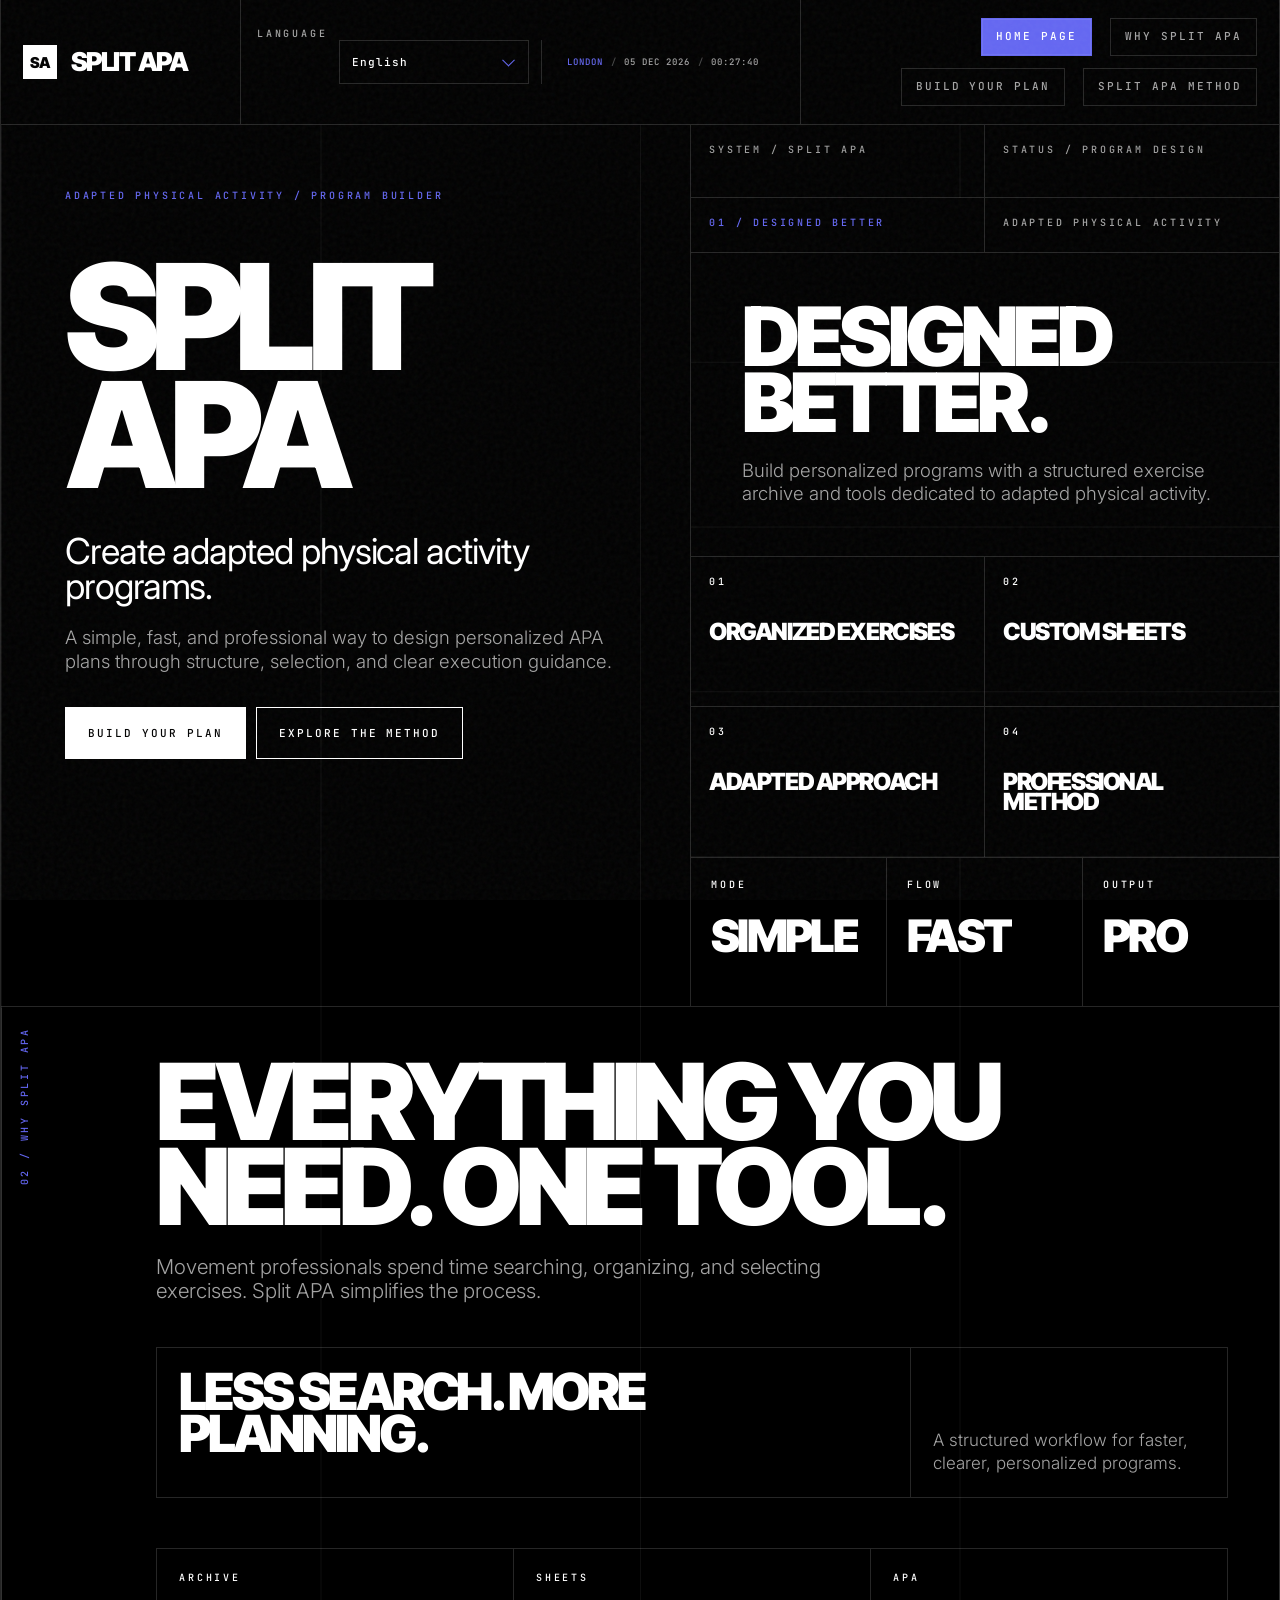
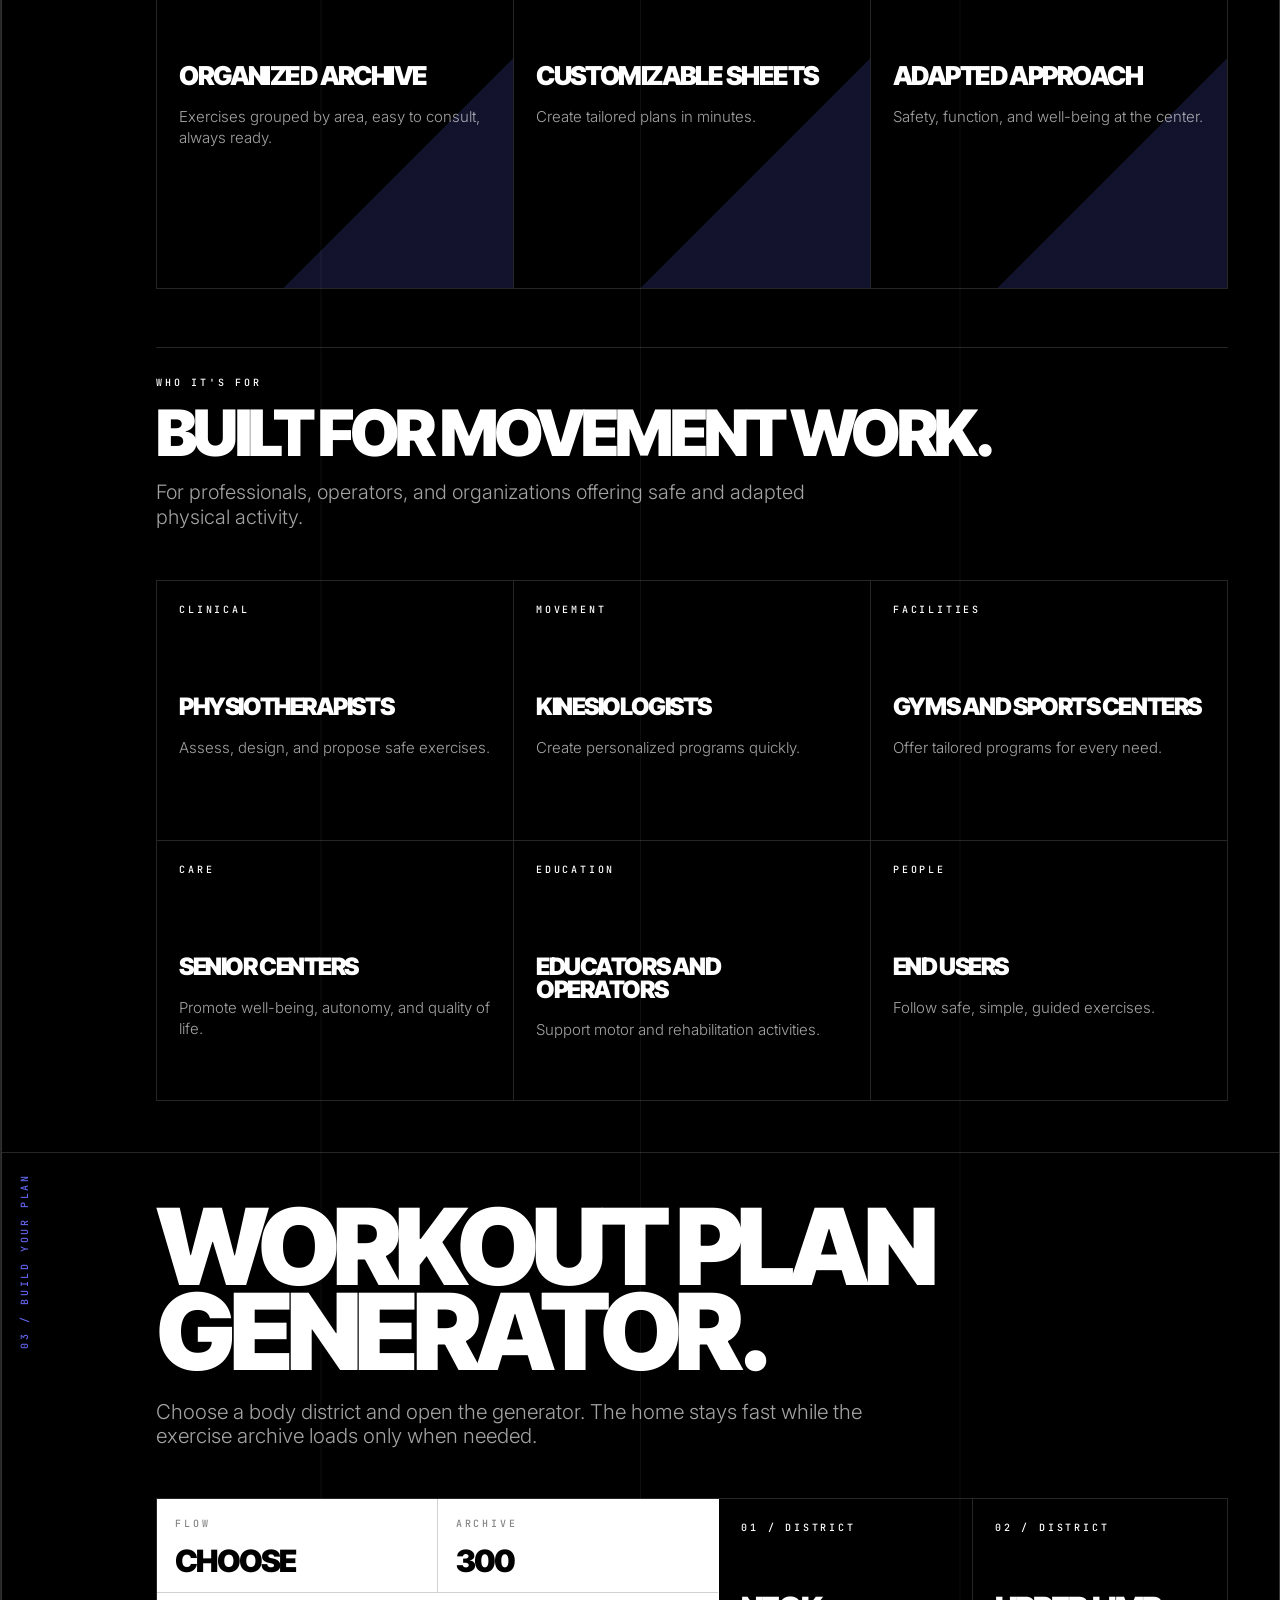
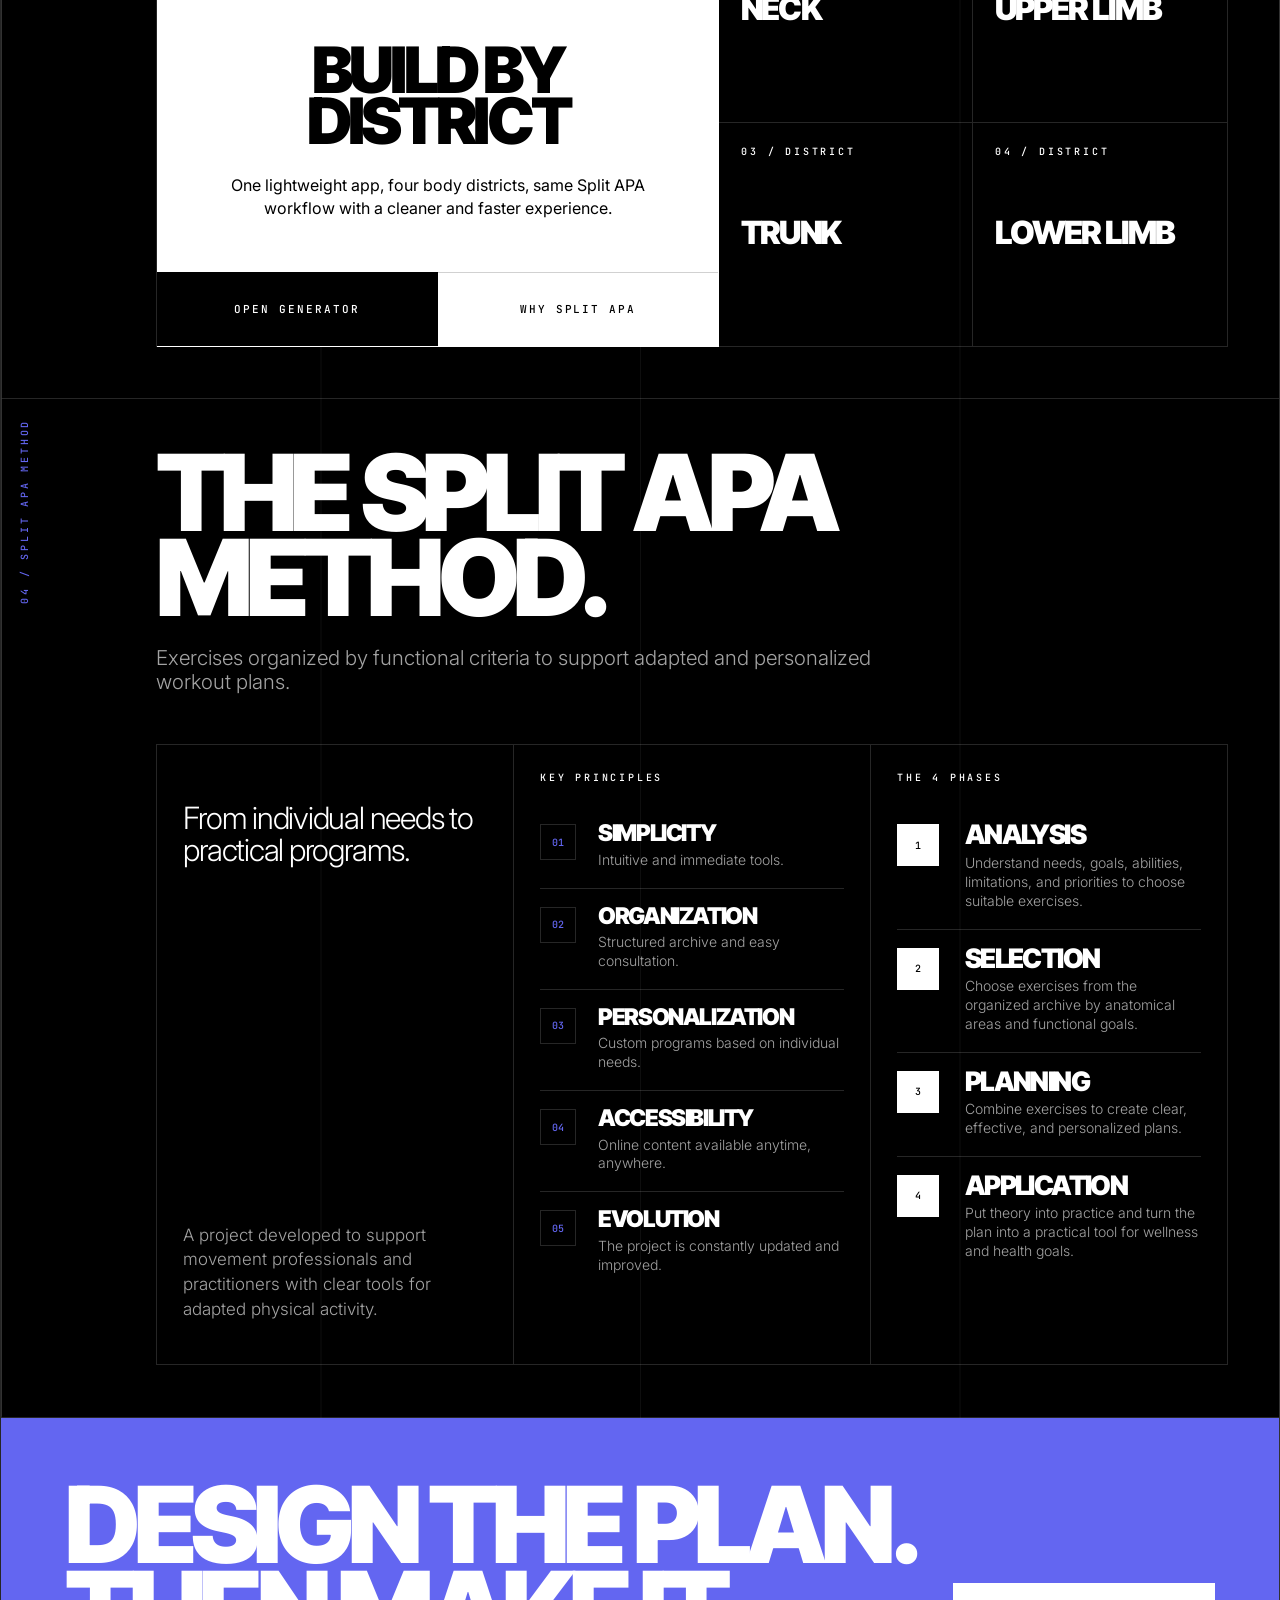
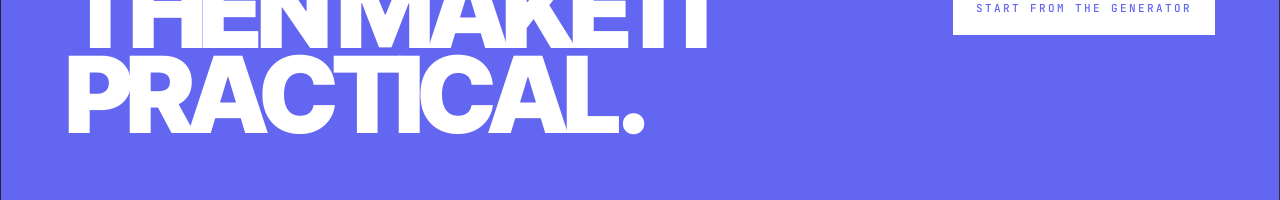
<file: index.html>
<!doctype html>
<html lang="en" data-i18n-title="home.pageTitle">
<head>
  <meta charset="utf-8">
  <meta name="viewport" content="width=device-width, initial-scale=1">
  <title>Split APA</title>
  <style>
    @import url("https://fonts.googleapis.com/css2?family=Inter:wght@300;400;500;900&family=Inter+Tight:wght@900&family=JetBrains+Mono:wght@500&display=swap");

    :root {
      --bg: #000000;
      --fg: #ffffff;
      --accent: #6366f1;
      --hairline: rgba(255, 255, 255, 0.15);
      --muted: rgba(255, 255, 255, 0.64);
      --dim: rgba(255, 255, 255, 0.42);
      --panel: rgba(255, 255, 255, 0.045);
      --accent-soft: rgba(99, 102, 241, 0.18);
      --focus-ring: 0 0 0 3px rgba(99, 102, 241, 0.2);
    }

    * {
      box-sizing: border-box;
    }

    html {
      width: 100%;
      max-width: 100%;
      overflow-x: clip;
      scroll-behavior: smooth;
      background: var(--bg);
    }

    body {
      margin: 0;
      width: 100%;
      max-width: 100%;
      min-height: 100vh;
      overflow-x: clip;
      background: var(--bg);
      color: var(--fg);
      font-family: "Inter", system-ui, -apple-system, BlinkMacSystemFont, "Segoe UI", sans-serif;
      font-weight: 300;
    }

    body::before {
      content: "";
      position: fixed;
      inset: 0;
      z-index: 100;
      pointer-events: none;
      opacity: 0.05;
      background-image: url("data:image/svg+xml,%3Csvg viewBox='0 0 256 256' xmlns='http://www.w3.org/2000/svg'%3E%3Cfilter id='noise'%3E%3CfeTurbulence type='fractalNoise' baseFrequency='0.82' numOctaves='4' stitchTiles='stitch'/%3E%3C/filter%3E%3Crect width='256' height='256' filter='url(%23noise)' opacity='1'/%3E%3C/svg%3E");
      mix-blend-mode: screen;
    }

    a,
    button {
      color: inherit;
      font: inherit;
    }

    a {
      text-decoration: none;
    }

    button {
      appearance: none;
      cursor: pointer;
    }

    button,
    a {
      -webkit-tap-highlight-color: transparent;
    }

    button:focus-visible,
    a:focus-visible {
      outline: 0;
    }

    button:active,
    .button:active {
      transform: translateY(1px);
    }

    ::selection {
      background: var(--accent);
      color: var(--fg);
    }

    .page {
      width: min(100%, 1840px);
      max-width: 100%;
      margin: 0 auto;
      overflow: visible;
      min-height: 100vh;
      border-left: 0.5px solid var(--hairline);
      border-right: 0.5px solid var(--hairline);
      background:
        linear-gradient(90deg, rgba(255, 255, 255, 0.055) 0.5px, transparent 0.5px) 0 0 / 25% 100%,
        var(--bg);
    }

    .mono,
    .nav button,
    .eyebrow,
    .tag,
    .meta,
    .button,
    .section-index,
    .field-label,
    .phase-number,
    .principle-code,
    .small-label {
      font-family: "JetBrains Mono", ui-monospace, "SFMono-Regular", monospace;
      font-size: 10px;
      font-weight: 500;
      letter-spacing: 0.28em;
      text-transform: uppercase;
      overflow-wrap: anywhere;
    }

    .masthead {
      display: grid;
      grid-template-columns: minmax(0, 240px) minmax(500px, 560px) minmax(0, 1fr);
      min-height: 74px;
      border-bottom: 0.5px solid var(--hairline);
      background: var(--bg);
    }

    .smart-header {
      position: sticky;
      z-index: 90;
      top: 0;
      will-change: transform;
      transition: transform 260ms ease, box-shadow 260ms ease;
    }

    .smart-header.is-hidden {
      transform: translateY(calc(-100% - 1px));
    }

    .smart-header:not(.is-hidden) {
      box-shadow: 0 10px 30px rgba(0, 0, 0, 0.18);
    }

    section {
      scroll-margin-top: 74px;
    }

    .masthead,
    .brand,
    .nav,
    .hero,
    .hero-copy,
    .hero-visual,
    .section,
    .section-body,
    .generator,
    .generator-panel,
    .generator-map,
    .value-grid,
    .solution-grid,
    .audience-grid,
    .method-grid,
    .method-col,
    .cta {
      min-width: 0;
    }

    .panel-top,
    .panel-main,
    .panel-actions,
    .field,
    .map-item,
    .value-card,
    .solution-card,
    .audience-card,
    .cta > * {
      min-width: 0;
    }

    .brand,
    .header-language,
    .nav {
      display: flex;
      align-items: center;
      padding: 18px 22px;
    }

    .brand {
      gap: 14px;
      border: 0;
      border-right: 0.5px solid var(--hairline);
      background: transparent;
      color: inherit;
      text-align: left;
      transition: background 220ms ease, color 220ms ease;
    }

    .header-language {
      display: grid;
      grid-template-columns: auto minmax(150px, 190px) minmax(220px, 1fr);
      gap: 12px;
      align-items: center;
      padding: 12px 16px;
      border-right: 0.5px solid var(--hairline);
    }

    .header-language > .small-label {
      align-self: start;
      margin-top: 15px;
      color: var(--muted);
      white-space: nowrap;
    }

    .world-clock {
      display: grid;
      min-width: 0;
      min-height: 44px;
      place-items: center;
      padding: 0 8px;
      border-left: 0.5px solid var(--hairline);
      overflow: hidden;
      color: var(--muted);
      font-family: "JetBrains Mono", ui-monospace, "SFMono-Regular", monospace;
      font-size: 9px;
      font-weight: 500;
      letter-spacing: 0.12em;
      line-height: 1.35;
      text-align: center;
      text-transform: uppercase;
      white-space: nowrap;
    }

    .world-clock-track {
      display: grid;
      min-width: 0;
      grid-template-columns: auto auto auto auto auto;
      gap: 7px;
      align-items: center;
      justify-content: center;
      transition: opacity 180ms ease, transform 180ms ease;
    }

    .world-clock.is-switching .world-clock-track {
      opacity: 0;
      transform: translateY(-6px);
    }

    .world-clock-city {
      color: var(--accent);
    }

    .world-clock-separator {
      color: rgba(255, 255, 255, 0.28);
    }

    .flow-select {
      min-width: 0;
    }

    .flow-select-trigger {
      position: relative;
      display: block;
      width: 100%;
      min-height: 44px;
      padding: 0 40px 0 12px;
      border: 0.5px solid var(--hairline);
      border-radius: 0;
      background: var(--bg);
      color: var(--fg);
      font-family: "JetBrains Mono", ui-monospace, "SFMono-Regular", monospace;
      font-size: 11px;
      font-weight: 500;
      letter-spacing: 0.08em;
      text-align: left;
      white-space: nowrap;
      overflow: hidden;
      text-overflow: clip;
      transition: border-color 220ms ease, background 220ms ease, box-shadow 220ms ease, color 220ms ease;
    }

    .flow-select-trigger::after {
      content: "";
      position: absolute;
      top: 50%;
      right: 15px;
      width: 8px;
      height: 8px;
      border-right: 1.5px solid var(--accent);
      border-bottom: 1.5px solid var(--accent);
      transform: translateY(-70%) rotate(45deg);
      transition: transform 220ms ease;
    }

    .flow-select-trigger:hover,
    .flow-select-trigger:focus-visible,
    .flow-select.open .flow-select-trigger {
      border-color: var(--accent);
      outline: 0;
      background: #0b0b0b;
      box-shadow: var(--focus-ring);
    }

    .flow-select.open .flow-select-trigger::after {
      transform: translateY(-30%) rotate(225deg);
    }

    .flow-select-menu {
      position: relative;
      z-index: 1;
      width: 100%;
      max-height: 0;
      margin-top: 0;
      overflow: hidden;
      visibility: hidden;
      border: 0 solid var(--hairline);
      background: var(--bg);
      opacity: 0;
      pointer-events: none;
      transform: translateY(-6px);
      transition: max-height 260ms ease, margin-top 260ms ease, opacity 180ms ease, transform 220ms ease, visibility 0s linear 260ms;
    }

    .flow-select.open .flow-select-menu {
      max-height: 310px;
      margin-top: 8px;
      overflow-y: auto;
      visibility: visible;
      border-width: 0.5px;
      opacity: 1;
      pointer-events: auto;
      transform: translateY(0);
      transition-delay: 0s;
    }

    .flow-select-option {
      display: grid;
      grid-template-columns: minmax(0, 1fr) auto;
      width: 100%;
      min-height: 44px;
      align-items: center;
      gap: 10px;
      padding: 11px 12px;
      border: 0;
      border-bottom: 0.5px solid var(--hairline);
      border-radius: 0;
      background: var(--bg);
      color: var(--fg);
      font-family: "JetBrains Mono", ui-monospace, "SFMono-Regular", monospace;
      font-size: 10px;
      font-weight: 500;
      letter-spacing: 0.08em;
      line-height: 1.35;
      text-align: left;
      transition: background 220ms ease, box-shadow 220ms ease, color 220ms ease;
    }

    .flow-select-option:last-child {
      border-bottom: 0;
    }

    .flow-select-option.active {
      background: var(--accent);
    }

    .flow-select-option.active::after {
      content: attr(data-selected-label);
      font-size: 7px;
      letter-spacing: 0.2em;
    }

    .language-select .flow-select-option {
      grid-template-columns: minmax(0, 1fr);
    }

    .language-select .flow-select-option.active::after {
      display: none;
      content: none;
    }

    .flow-select-option:hover,
    .flow-select-option:focus-visible {
      outline: 0;
      background: var(--accent-soft);
      box-shadow: inset 3px 0 0 var(--accent);
    }

    .flow-select-option.active:hover,
    .flow-select-option.active:focus-visible {
      background: var(--accent);
    }

    .brand-mark {
      display: grid;
      width: 34px;
      height: 34px;
      place-items: center;
      border: 0.5px solid var(--fg);
      background: var(--fg);
      color: var(--bg);
      font-family: "Inter Tight", "Inter", sans-serif;
      font-size: 15px;
      font-weight: 900;
      letter-spacing: -0.06em;
      line-height: 1;
      transition: background 220ms ease, border-color 220ms ease, color 220ms ease;
    }

    .brand-name {
      font-family: "Inter Tight", "Inter", sans-serif;
      font-size: 26px;
      font-weight: 900;
      letter-spacing: -0.06em;
      line-height: 0.82;
      text-transform: uppercase;
      overflow-wrap: anywhere;
    }

    .nav {
      gap: 12px 18px;
      flex-wrap: wrap;
      justify-content: flex-end;
    }

    .nav button {
      display: inline-flex;
      align-items: center;
      min-height: 38px;
      padding: 0 14px;
      border: 0.5px solid var(--hairline);
      border-radius: 0;
      background: transparent;
      color: var(--muted);
      font-size: 11px;
      letter-spacing: 0.18em;
      line-height: 1.25;
      text-align: left;
      transition: background 220ms ease, border-color 220ms ease, box-shadow 220ms ease, color 220ms ease, transform 120ms ease;
    }

    .brand:hover,
    .brand:focus-visible {
      background: var(--accent-soft);
    }

    .brand:hover .brand-mark,
    .brand:focus-visible .brand-mark {
      border-color: var(--accent);
      background: var(--accent);
      color: var(--fg);
    }

    .nav button:hover,
    .nav button:focus-visible {
      border-color: var(--accent);
      background: var(--accent-soft);
      color: var(--fg);
      box-shadow: var(--focus-ring);
    }

    .nav button.active {
      border-color: var(--accent);
      background: var(--accent);
      color: var(--fg);
      box-shadow: inset 0 0 0 0.5px rgba(255, 255, 255, 0.16);
    }

    .hero {
      display: grid;
      grid-template-columns: minmax(0, 1.08fr) minmax(0, 0.92fr);
      min-height: calc(100vh - 74px);
      border-bottom: 0.5px solid var(--hairline);
    }

    .hero-copy {
      display: grid;
      align-content: space-between;
      min-height: 100%;
      padding: clamp(30px, 5vw, 72px);
      border-right: 0.5px solid var(--hairline);
    }

    .eyebrow {
      color: var(--accent);
    }

    h1,
    h2,
    h3,
      .display,
      .metric-value,
      .phase-title,
      .principle-title {
      margin: 0;
      font-family: "Inter Tight", "Inter", sans-serif;
      font-weight: 900;
      letter-spacing: -0.06em;
      line-height: 0.8;
      text-transform: uppercase;
      overflow-wrap: normal;
      word-break: normal;
      hyphens: manual;
    }

    h1 {
      max-width: 1000px;
      margin-top: 56px;
      font-size: clamp(68px, 11.5vw, 164px);
    }

    .hero-statement {
      max-width: 780px;
      margin: 40px 0 0;
      font-size: clamp(22px, 2.8vw, 38px);
      font-weight: 400;
      letter-spacing: -0.03em;
      line-height: 0.98;
    }

    .hero-substatement {
      max-width: 640px;
      margin: 22px 0 0;
      color: var(--muted);
      font-size: clamp(16px, 1.45vw, 22px);
      line-height: 1.28;
    }

    .hero-actions {
      display: flex;
      flex-wrap: wrap;
      gap: 10px;
      margin-top: 34px;
    }

    .button {
      display: inline-flex;
      align-items: center;
      justify-content: center;
      max-width: 100%;
      min-height: 52px;
      padding: 0 22px;
      border: 0.5px solid var(--fg);
      border-radius: 0;
      background: transparent;
      color: var(--fg);
      font-size: 11px;
      letter-spacing: 0.18em;
      line-height: 1.2;
      text-align: center;
      white-space: normal;
      transition: background 220ms ease, border-color 220ms ease, box-shadow 220ms ease, color 220ms ease, transform 120ms ease;
    }

    .button.primary {
      background: var(--fg);
      color: var(--bg);
    }

    .button:hover,
    .button.primary:hover,
    .button:focus-visible,
    .button.primary:focus-visible {
      border-color: var(--accent);
      background: var(--accent);
      color: var(--fg);
      box-shadow: var(--focus-ring);
    }

    .hero-visual {
      display: grid;
      grid-template-rows: auto 1fr auto;
      min-height: 100%;
    }

    .hero-meta {
      display: grid;
      grid-template-columns: 1fr 1fr;
      border-bottom: 0.5px solid var(--hairline);
    }

    .meta {
      min-height: 72px;
      padding: 18px;
      color: var(--muted);
      border-right: 0.5px solid var(--hairline);
    }

    .meta:last-child {
      border-right: 0;
    }

    .hero-signal {
      display: grid;
      min-width: 0;
      grid-template-rows: auto 1fr auto;
      min-height: 520px;
      border-bottom: 0.5px solid var(--hairline);
      background:
        linear-gradient(90deg, rgba(255, 255, 255, 0.06) 0.5px, transparent 0.5px) 0 0 / 50% 100%,
        linear-gradient(0deg, rgba(255, 255, 255, 0.05) 0.5px, transparent 0.5px) 0 0 / 100% 25%,
        var(--bg);
    }

    .signal-strip {
      display: grid;
      min-width: 0;
      grid-template-columns: 1fr 1fr;
      border-bottom: 0.5px solid var(--hairline);
    }

    .signal-strip span,
    .signal-footer span {
      min-height: 54px;
      padding: 18px;
      color: var(--muted);
      border-right: 0.5px solid var(--hairline);
    }

    .signal-strip span:last-child,
    .signal-footer span:last-child {
      border-right: 0;
    }

    .signal-strip .signal-index {
      color: var(--accent);
    }

    .hero-designed-main {
      display: flex;
      min-width: 0;
      flex-direction: column;
      justify-content: center;
      padding: clamp(28px, 4vw, 54px);
    }

    .hero-designed-title {
      max-width: 680px;
      font-size: clamp(52px, 6.4vw, 100px);
    }

    html[lang="it"] .hero-designed-title {
      font-size: clamp(50px, 6vw, 94px);
    }

    .hero-designed-copy {
      max-width: 520px;
      margin: 24px 0 0;
      color: var(--muted);
      font-size: clamp(16px, 1.45vw, 21px);
      line-height: 1.24;
    }

    .hero-value-grid {
      display: grid;
      min-width: 0;
      grid-template-columns: repeat(2, minmax(0, 1fr));
      border-top: 0.5px solid var(--hairline);
    }

    .hero-value-card {
      min-width: 0;
      min-height: 150px;
      padding: 18px;
      border-right: 0.5px solid var(--hairline);
      border-bottom: 0.5px solid var(--hairline);
      transition: background 220ms ease, border-color 220ms ease, box-shadow 220ms ease;
    }

    .hero-value-card:nth-child(2n) {
      border-right: 0;
    }

    .hero-value-card:nth-last-child(-n + 2) {
      border-bottom: 0;
    }

    .hero-value-card:hover {
      background: var(--accent-soft);
      box-shadow: inset 3px 0 0 var(--accent);
    }

    .hero-value-title {
      margin-top: 34px;
      font-family: "Inter Tight", "Inter", sans-serif;
      font-size: clamp(21px, 1.85vw, 32px);
      font-weight: 900;
      letter-spacing: -0.06em;
      line-height: 0.84;
      text-transform: uppercase;
      overflow-wrap: anywhere;
    }

    .metrics {
      display: grid;
      grid-template-columns: repeat(3, minmax(0, 1fr));
      min-height: 148px;
    }

    .metric {
      padding: 20px;
      border-right: 0.5px solid var(--hairline);
    }

    .metric:last-child {
      border-right: 0;
    }

    .metric-value {
      margin-top: 28px;
      font-size: clamp(36px, 3.5vw, 64px);
    }

    .metric-value,
    .hero-value-title,
    .field-value,
    .map-title,
    .value-title,
    .solution-title,
    .audience-title,
    .problem-main,
    .mission-text,
    .phase-title,
    .principle-title {
      overflow-wrap: normal;
      word-break: normal;
      hyphens: manual;
    }

    .section {
      display: grid;
      grid-template-columns: clamp(104px, 8vw, 138px) minmax(0, 1fr);
      border-bottom: 0.5px solid var(--hairline);
    }

    .section-index {
      padding: 20px 16px;
      color: var(--accent);
      border-right: 0.5px solid var(--hairline);
      writing-mode: vertical-rl;
      transform: rotate(180deg);
      text-align: right;
    }

    .section-body {
      padding: clamp(30px, 4vw, 64px);
    }

    .section-heading {
      max-width: 1120px;
      font-size: clamp(52px, 8.3vw, 128px);
    }

    html[lang="de"] .section-heading {
      font-size: clamp(48px, 7.5vw, 114px);
    }

    .section-lead {
      max-width: 760px;
      margin: 26px 0 0;
      color: var(--muted);
      font-size: clamp(17px, 1.6vw, 24px);
      line-height: 1.18;
    }

    .generator {
      display: grid;
      grid-template-columns: minmax(0, 1.05fr) minmax(0, 0.95fr);
      margin-top: 50px;
      border-top: 0.5px solid var(--hairline);
      border-left: 0.5px solid var(--hairline);
    }

    .generator-panel,
    .generator-map {
      min-height: 420px;
      border-right: 0.5px solid var(--hairline);
      border-bottom: 0.5px solid var(--hairline);
    }

    .generator-panel {
      display: grid;
      grid-template-rows: auto 1fr auto;
      background: var(--fg);
      color: var(--bg);
    }

    .panel-top,
    .panel-actions {
      display: grid;
      grid-template-columns: repeat(2, minmax(0, 1fr));
    }

    .panel-actions.single {
      grid-template-columns: 1fr;
    }

    .field {
      padding: 18px;
      border-right: 0.5px solid rgba(0, 0, 0, 0.18);
      border-bottom: 0.5px solid rgba(0, 0, 0, 0.18);
    }

    .field:last-child {
      border-right: 0;
    }

    .field-label {
      color: rgba(0, 0, 0, 0.48);
    }

    .field-value {
      margin-top: 18px;
      font-family: "Inter Tight", "Inter", sans-serif;
      font-size: clamp(26px, 2.4vw, 44px);
      font-weight: 900;
      letter-spacing: -0.06em;
      line-height: 0.82;
      text-transform: uppercase;
      overflow-wrap: anywhere;
    }

    .panel-main {
      display: flex;
      flex-direction: column;
      justify-content: center;
      padding: clamp(26px, 4vw, 56px);
      text-align: center;
    }

    .panel-main h3 {
      font-size: clamp(40px, 5vw, 76px);
    }

    .panel-main p {
      max-width: 780px;
      margin: 28px auto 0;
      font-size: 16px;
      font-weight: 400;
      line-height: 1.45;
    }

    .panel-actions button,
    .panel-actions .button {
      min-height: 74px;
      padding: 0 24px;
      border: 0;
      border-right: 0.5px solid rgba(0, 0, 0, 0.18);
      border-top: 0.5px solid rgba(0, 0, 0, 0.18);
      border-radius: 0;
      background: var(--bg);
      color: var(--fg);
      transition: background 220ms ease, border-color 220ms ease, box-shadow 220ms ease, color 220ms ease, transform 120ms ease;
    }

    .panel-actions button:last-child,
    .panel-actions .button:last-child {
      background: var(--fg);
      color: var(--bg);
    }

    .panel-actions button:last-child,
    .panel-actions .button:last-child {
      border-right: 0;
    }

    .panel-actions.single button,
    .panel-actions.single .button {
      border-right: 0;
    }

    .panel-actions button:hover,
    .panel-actions .button:hover,
    .panel-actions button:focus-visible,
    .panel-actions .button:focus-visible,
    .panel-actions button:last-child:hover,
    .panel-actions .button:last-child:hover,
    .panel-actions button:last-child:focus-visible,
    .panel-actions .button:last-child:focus-visible {
      background: var(--accent);
      color: var(--fg);
      box-shadow: inset 0 0 0 0.5px var(--accent);
    }

    .generator-map {
      display: grid;
      grid-template-columns: repeat(2, minmax(0, 1fr));
    }

    .map-item {
      display: block;
      width: 100%;
      min-height: 210px;
      padding: 22px;
      border-right: 0.5px solid var(--hairline);
      border-bottom: 0.5px solid var(--hairline);
      background: transparent;
      color: inherit;
      cursor: default;
      text-align: left;
      transition: background 220ms ease, box-shadow 220ms ease, color 220ms ease;
    }

    .map-item:nth-child(2n) {
      border-right: 0;
    }

    .map-item:nth-last-child(-n + 2) {
      border-bottom: 0;
    }

    .map-item:hover {
      background: var(--accent-soft);
      color: var(--fg);
      box-shadow: inset 3px 0 0 var(--accent);
    }

    .map-title {
      margin-top: 62px;
      font-family: "Inter Tight", "Inter", sans-serif;
      font-size: clamp(28px, 2.5vw, 46px);
      font-weight: 900;
      letter-spacing: -0.06em;
      line-height: 0.84;
      text-transform: uppercase;
      overflow-wrap: anywhere;
    }

    .value-grid,
    .solution-grid,
    .audience-grid {
      display: grid;
      margin-top: 50px;
      border-top: 0.5px solid var(--hairline);
      border-left: 0.5px solid var(--hairline);
    }

    .value-grid {
      grid-template-columns: repeat(4, minmax(0, 1fr));
    }

    .solution-grid {
      grid-template-columns: repeat(3, minmax(0, 1fr));
    }

    .audience-grid {
      grid-template-columns: repeat(3, minmax(0, 1fr));
    }

    .audience-block {
      margin-top: 58px;
      padding-top: 28px;
      border-top: 0.5px solid var(--hairline);
    }

    .audience-heading {
      max-width: 880px;
      margin-top: 18px;
      font-size: clamp(40px, 5vw, 80px);
    }

    .audience-lead {
      max-width: 720px;
      margin: 22px 0 0;
      color: var(--muted);
      font-size: clamp(16px, 1.55vw, 22px);
      line-height: 1.25;
    }

    .value-card,
    .solution-card,
    .audience-card {
      min-height: 260px;
      padding: 22px;
      border-right: 0.5px solid var(--hairline);
      border-bottom: 0.5px solid var(--hairline);
      transition: background 220ms ease, box-shadow 220ms ease, color 220ms ease;
    }

    .solution-card {
      min-height: 340px;
      background: linear-gradient(135deg, transparent 0, transparent 67%, rgba(99, 102, 241, 0.18) 67%, rgba(99, 102, 241, 0.18) 100%);
    }

    .value-card:hover,
    .solution-card:hover,
    .audience-card:hover {
      background: var(--accent-soft);
      color: var(--fg);
      box-shadow: inset 3px 0 0 var(--accent);
    }

    .value-card:hover p,
    .solution-card:hover p,
    .audience-card:hover p,
    .value-card:hover .small-label,
    .solution-card:hover .small-label,
    .audience-card:hover .small-label {
      color: var(--muted);
    }

    .value-title,
    .solution-title,
    .audience-title {
      margin-top: 80px;
      font-family: "Inter Tight", "Inter", sans-serif;
      font-size: clamp(26px, 1.9vw, 38px);
      font-weight: 900;
      letter-spacing: -0.06em;
      line-height: 0.92;
      text-transform: uppercase;
      overflow-wrap: anywhere;
    }

    .audience-title {
      font-size: clamp(24px, 1.75vw, 34px);
      line-height: 0.95;
    }

    .value-card p,
    .solution-card p,
    .audience-card p {
      max-width: 330px;
      margin: 18px 0 0;
      color: var(--muted);
      font-size: 15px;
      line-height: 1.42;
      transition: color 220ms ease;
    }

    .problem-line {
      display: grid;
      grid-template-columns: minmax(0, 1fr) minmax(0, 0.42fr);
      margin-top: 44px;
      border-top: 0.5px solid var(--hairline);
      border-left: 0.5px solid var(--hairline);
    }

    .problem-line > * {
      min-height: 150px;
      padding: 22px;
      border-right: 0.5px solid var(--hairline);
      border-bottom: 0.5px solid var(--hairline);
    }

    .problem-main {
      font-family: "Inter Tight", "Inter", sans-serif;
      font-size: clamp(30px, 4vw, 64px);
      font-weight: 900;
      letter-spacing: -0.06em;
      line-height: 0.82;
      text-transform: uppercase;
      overflow-wrap: anywhere;
    }

    .problem-note {
      display: flex;
      align-items: flex-end;
      color: var(--muted);
      font-size: 17px;
      line-height: 1.35;
    }

    .method-grid {
      display: grid;
      grid-template-columns: repeat(3, minmax(0, 1fr));
      gap: 0;
      margin-top: 50px;
      border-top: 0.5px solid var(--hairline);
      border-left: 0.5px solid var(--hairline);
    }

    .method-col {
      min-height: 620px;
      padding: 26px;
      border-right: 0.5px solid var(--hairline);
      border-bottom: 0.5px solid var(--hairline);
    }

    .mission {
      display: flex;
      flex-direction: column;
      justify-content: space-between;
    }

    .mission-text {
      max-width: 470px;
      color: var(--fg);
      font-size: clamp(24px, 2.4vw, 38px);
      line-height: 1.05;
      letter-spacing: -0.04em;
      overflow-wrap: anywhere;
    }

    .mission-note {
      max-width: 460px;
      color: var(--muted);
      font-size: 17px;
      line-height: 1.45;
    }

    .principles {
      display: grid;
      gap: 0;
      margin-top: 22px;
      padding: 0;
    }

    .principle {
      display: grid;
      grid-template-columns: 42px minmax(0, 1fr);
      gap: 16px;
      padding: 18px 0;
      border-bottom: 0.5px solid var(--hairline);
      transition: background 220ms ease, box-shadow 220ms ease;
    }

    .principle:last-child {
      border-bottom: 0;
    }

    .principle:hover,
    .phase:hover {
      background: var(--accent-soft);
      box-shadow: inset 0 -2px 0 var(--accent);
    }

    .principle-code {
      display: grid;
      width: 36px;
      height: 36px;
      place-items: center;
      border: 0.5px solid var(--hairline);
      color: var(--accent);
      letter-spacing: 0;
      transition: background 220ms ease, border-color 220ms ease, color 220ms ease;
    }

    .principle:hover .principle-code {
      border-color: var(--accent);
      background: var(--accent);
      color: var(--fg);
    }

    .principle-title {
      font-size: clamp(21px, 1.8vw, 30px);
    }

    .principle p,
    .phase p {
      margin: 8px 0 0;
      color: var(--muted);
      font-size: 14px;
      line-height: 1.35;
    }

    .hero-value-title,
    .metric-value,
    .field-value,
    .map-title,
    .value-title,
    .solution-title,
    .audience-title,
    .problem-main,
    .mission-text,
    .phase-title,
    .principle-title {
      overflow-wrap: normal;
      word-break: keep-all;
      hyphens: manual;
    }

    .phases {
      display: grid;
      gap: 0;
      margin-top: 22px;
    }

    .phase {
      display: grid;
      grid-template-columns: 52px minmax(0, 1fr);
      gap: 16px;
      padding: 18px 0;
      border-bottom: 0.5px solid var(--hairline);
      transition: background 220ms ease, box-shadow 220ms ease;
    }

    .phase:last-child {
      border-bottom: 0;
    }

    .phase-number {
      display: grid;
      width: 42px;
      height: 42px;
      place-items: center;
      border-radius: 0;
      background: var(--fg);
      color: var(--bg);
      letter-spacing: 0;
      transition: background 220ms ease, color 220ms ease;
    }

    .phase:hover .phase-number {
      background: var(--accent);
      color: var(--fg);
    }

    .phase-title {
      font-size: clamp(24px, 2.1vw, 36px);
    }

    .cta {
      display: grid;
      grid-template-columns: minmax(0, 1fr) auto;
      align-items: center;
      gap: 24px;
      padding: clamp(30px, 5vw, 72px);
      background: var(--accent);
      color: var(--fg);
    }

    .cta h2 {
      max-width: 980px;
      font-size: clamp(52px, 8.3vw, 128px);
    }

    .cta .button {
      border-color: var(--fg);
      background: var(--fg);
      color: var(--accent);
    }

    .cta .button:hover,
    .cta .button:focus-visible {
      border-color: var(--bg);
      background: var(--bg);
      color: var(--fg);
      box-shadow: 0 0 0 3px rgba(0, 0, 0, 0.22);
    }

    @media (max-width: 1180px) {
      .method-grid {
        grid-template-columns: 1fr;
      }

      html[lang="de"] .audience-title {
        font-size: 19px;
      }

      html[lang="de"] .map-title {
        font-size: 26px;
      }

      html[lang="fr"] .solution-title {
        font-size: 24px;
      }

      .method-col {
        min-height: auto;
      }
    }

    @media (max-width: 980px) {
      .masthead,
      .hero,
      .section,
      .generator,
      .value-grid,
      .solution-grid,
      .audience-grid,
      .problem-line,
      .method-grid,
      .cta {
        grid-template-columns: minmax(0, 1fr);
      }

      .brand,
      .header-language,
      .hero-copy,
      .section-index {
        border-right: 0;
      }

      .brand,
      .header-language,
      .section-index {
        border-bottom: 0.5px solid var(--hairline);
      }

      .header-language {
        grid-template-columns: minmax(90px, auto) minmax(180px, 280px) minmax(220px, 280px);
        justify-content: center;
      }

      .nav {
        justify-content: center;
        overflow: visible;
      }

      .hero-copy {
        min-height: auto;
      }

      .hero-signal {
        min-height: 380px;
      }

      .section-index {
        writing-mode: horizontal-tb;
        transform: none;
        text-align: left;
      }

      .method-col {
        min-height: auto;
        border-right: 0;
      }

      .value-card,
      .solution-card,
      .audience-card,
      .problem-line > * {
        min-height: 220px;
        border-right: 0;
      }

      .cta .button {
        justify-self: start;
      }
    }

    @media (max-width: 680px) {
      .page {
        background: var(--bg);
      }

      section {
        scroll-margin-top: 228px;
      }

      .brand {
        min-height: 60px;
        padding: 12px 16px;
      }

      .nav {
        display: grid;
        grid-template-columns: repeat(2, minmax(0, 1fr));
        gap: 8px;
        padding: 10px 12px;
        justify-content: stretch;
      }

      .header-language {
        grid-template-columns: 76px minmax(0, 1fr);
        padding: 10px 12px;
      }

      .world-clock {
        min-height: 34px;
        grid-column: 1 / -1;
        padding: 10px 0 0;
        border-top: 0.5px solid var(--hairline);
        border-left: 0;
      }

      .nav button {
        width: 100%;
        min-height: 36px;
        justify-content: center;
        padding: 0 6px;
        font-size: 10px;
        letter-spacing: 0.14em;
        white-space: nowrap;
      }

      .section-heading {
        font-size: clamp(38px, 11.2vw, 46px);
      }

      html[lang="de"] .section-heading {
        overflow-wrap: anywhere;
        hyphens: auto;
        word-break: normal;
      }

      .principle-title {
        min-width: 0;
        font-size: 20px;
        overflow-wrap: anywhere;
        word-break: normal;
      }

      .brand,
      .nav button {
        text-align: center;
      }

      .hero-meta,
      .metrics,
      .hero-value-grid,
      .signal-strip,
      .panel-top,
      .panel-actions,
      .generator-map {
        grid-template-columns: minmax(0, 1fr);
      }

      .meta,
      .metric,
      .hero-value-card,
      .signal-strip span,
      .field,
      .panel-actions button,
      .map-item {
        border-right: 0;
      }

      .map-item:nth-last-child(-n + 2) {
        border-bottom: 0.5px solid var(--hairline);
      }

      .map-item:last-child {
        border-bottom: 0;
      }

      .hero-actions {
        display: grid;
      }

      .button {
        width: 100%;
      }
    }

    @media (min-width: 681px) and (max-width: 1180px) {
      html[lang="de"] .panel-main h3 {
        font-size: 48px;
      }
    }

    @media (max-width: 480px) {
      html[lang="de"] .panel-main h3 {
        font-size: 37px;
        overflow-wrap: anywhere;
        word-break: normal;
      }

      .cta h2 {
        font-size: 47px;
        overflow-wrap: anywhere;
        word-break: normal;
      }
    }

    @media (max-width: 360px) {
      .nav button {
        min-height: 44px;
        white-space: normal;
        overflow-wrap: anywhere;
      }

      .hero-designed-title {
        font-size: 44px;
      }

      .section-heading {
        font-size: 35px;
      }

      .audience-heading {
        font-size: 36px;
      }

      .panel-main h3 {
        font-size: 34px;
      }

      .phase-title {
        font-size: 22px;
      }

      .cta h2 {
        font-size: 42px;
      }

      .hero-designed-title,
      .section-heading,
      .audience-heading,
      .panel-main h3,
      .value-title,
      .solution-title,
      .audience-title,
      .map-title,
      .phase-title,
      .principle-title,
      .cta h2 {
        overflow-wrap: anywhere;
        hyphens: auto;
        word-break: normal;
      }
    }

    @media (prefers-reduced-motion: reduce) {
      html {
        scroll-behavior: auto;
      }

      *,
      *::before,
      *::after {
        transition-duration: 0.01ms !important;
        transition-delay: 0ms !important;
      }
    }
  </style>
</head>
<body>
  <main class="page">
    <header class="masthead smart-header" data-smart-header>
      <button class="brand" type="button" data-scroll-target="home" aria-label="Split APA home" data-i18n-aria="common.homeAria">
        <span class="brand-mark">SA</span>
        <span class="brand-name">Split APA</span>
      </button>
      <div class="header-language">
        <span class="small-label" data-i18n="common.language">Language</span>
        <div data-language-select></div>
        <div class="world-clock" data-world-clock aria-live="off"></div>
      </div>
      <nav class="nav" aria-label="Main navigation" data-i18n-aria="home.navAria">
        <button class="active" type="button" data-scroll-target="home" aria-current="page" data-i18n="home.nav.home">Home Page</button>
        <button type="button" data-scroll-target="why" data-i18n="home.nav.why">Why Split APA</button>
        <button type="button" data-scroll-target="build" data-i18n="home.nav.build">Build Your Plan</button>
        <button type="button" data-scroll-target="method" data-i18n="home.nav.method">Split APA Method</button>
      </nav>
    </header>

    <section class="hero" id="home">
      <div class="hero-copy">
        <div>
          <div class="eyebrow" data-i18n="home.hero.eyebrow">Adapted physical activity / Program builder</div>
          <h1>Split APA</h1>
          <p class="hero-statement" data-i18n="home.hero.statement">Create adapted physical activity programs.</p>
          <p class="hero-substatement" data-i18n="home.hero.copy">A simple, fast, and professional way to design personalized APA plans through structure, selection, and clear execution guidance.</p>
          <div class="hero-actions">
            <button class="button primary" type="button" data-scroll-target="build" data-i18n="home.hero.build">Build your plan</button>
            <button class="button" type="button" data-scroll-target="method" data-i18n="home.hero.explore">Explore the method</button>
          </div>
        </div>
      </div>

      <aside class="hero-visual" aria-label="Split APA overview" data-i18n-aria="home.hero.overviewAria">
        <div class="hero-meta">
          <div class="meta" data-i18n="home.hero.system">System / Split APA</div>
          <div class="meta" data-i18n="home.hero.status">Status / Program design</div>
        </div>
        <div class="hero-signal" aria-labelledby="designed-better-title">
          <div class="signal-strip">
            <span class="small-label signal-index" data-i18n="home.hero.signal">01 / Designed better</span>
            <span class="small-label" data-i18n="home.hero.apa">Adapted physical activity</span>
          </div>
          <div class="hero-designed-main">
            <h2 class="hero-designed-title" id="designed-better-title" data-i18n="home.hero.designed">Designed better.</h2>
            <p class="hero-designed-copy" data-i18n="home.hero.designedCopy">Build personalized programs with a structured exercise archive and tools dedicated to adapted physical activity.</p>
          </div>
          <div class="hero-value-grid" aria-label="Split APA core benefits" data-i18n-aria="home.hero.benefitsAria">
            <article class="hero-value-card">
              <div class="small-label">01</div>
              <div class="hero-value-title" data-i18n="home.hero.organized">Organized exercises</div>
            </article>
            <article class="hero-value-card">
              <div class="small-label">02</div>
              <div class="hero-value-title" data-i18n="home.hero.sheets">Custom sheets</div>
            </article>
            <article class="hero-value-card">
              <div class="small-label">03</div>
              <div class="hero-value-title" data-i18n="home.hero.approach">Adapted approach</div>
            </article>
            <article class="hero-value-card">
              <div class="small-label">04</div>
              <div class="hero-value-title" data-i18n="home.hero.professional">Professional method</div>
            </article>
          </div>
        </div>
        <div class="metrics" aria-label="Core promise" data-i18n-aria="home.hero.promiseAria">
          <div class="metric">
            <div class="small-label" data-i18n="home.hero.mode">Mode</div>
            <div class="metric-value" data-i18n="home.hero.simple">Simple</div>
          </div>
          <div class="metric">
            <div class="small-label" data-i18n="home.hero.flow">Flow</div>
            <div class="metric-value" data-i18n="home.hero.fast">Fast</div>
          </div>
          <div class="metric">
            <div class="small-label" data-i18n="home.hero.output">Output</div>
            <div class="metric-value" data-i18n="home.hero.pro">Pro</div>
          </div>
        </div>
      </aside>
    </section>

    <section class="section" id="why">
      <div class="section-index" data-i18n="home.why.index">02 / Why Split APA</div>
      <div class="section-body">
        <h2 class="section-heading" data-i18n="home.why.heading">Everything you need. One tool.</h2>
        <p class="section-lead" data-i18n="home.why.lead">Movement professionals spend time searching, organizing, and selecting exercises. Split APA simplifies the process.</p>

        <div class="problem-line" aria-label="Problem and solution" data-i18n-aria="home.why.problemAria">
          <div class="problem-main" data-i18n="home.why.problem">Less search. More planning.</div>
          <div class="problem-note" data-i18n="home.why.problemNote">A structured workflow for faster, clearer, personalized programs.</div>
        </div>

        <div class="solution-grid" aria-label="Split APA solution" data-i18n-aria="home.why.solutionAria">
          <article class="solution-card">
            <div class="small-label" data-i18n="home.why.archiveLabel">Archive</div>
            <h3 class="solution-title" data-i18n="home.why.archiveTitle">Organized archive</h3>
            <p data-i18n="home.why.archiveCopy">Exercises grouped by area, easy to consult, always ready.</p>
          </article>
          <article class="solution-card">
            <div class="small-label" data-i18n="home.why.sheetsLabel">Sheets</div>
            <h3 class="solution-title" data-i18n="home.why.sheetsTitle">Customizable sheets</h3>
            <p data-i18n="home.why.sheetsCopy">Create tailored plans in minutes.</p>
          </article>
          <article class="solution-card">
            <div class="small-label">APA</div>
            <h3 class="solution-title" data-i18n="home.why.apaTitle">Adapted approach</h3>
            <p data-i18n="home.why.apaCopy">Safety, function, and well-being at the center.</p>
          </article>
        </div>

        <div class="audience-block">
          <div class="small-label" data-i18n="home.audience.label">Who it's for</div>
          <h3 class="audience-heading" data-i18n="home.audience.heading">Built for movement work.</h3>
          <p class="audience-lead" data-i18n="home.audience.lead">For professionals, operators, and organizations offering safe and adapted physical activity.</p>
        </div>
        <div class="audience-grid" aria-label="Split APA target users" data-i18n-aria="home.audience.aria">
          <article class="audience-card">
            <div class="small-label" data-i18n="home.audience.clinical">Clinical</div>
            <h3 class="audience-title" data-i18n="home.audience.physio">Physiotherapists</h3>
            <p data-i18n="home.audience.physioCopy">Assess, design, and propose safe exercises.</p>
          </article>
          <article class="audience-card">
            <div class="small-label" data-i18n="home.audience.movement">Movement</div>
            <h3 class="audience-title" data-i18n="home.audience.kinesiologists">Kinesiologists</h3>
            <p data-i18n="home.audience.kinesiologistsCopy">Create personalized programs quickly.</p>
          </article>
          <article class="audience-card">
            <div class="small-label" data-i18n="home.audience.facilities">Facilities</div>
            <h3 class="audience-title" data-i18n="home.audience.gyms">Gyms and sports centers</h3>
            <p data-i18n="home.audience.gymsCopy">Offer tailored programs for every need.</p>
          </article>
          <article class="audience-card">
            <div class="small-label" data-i18n="home.audience.care">Care</div>
            <h3 class="audience-title" data-i18n="home.audience.seniors">Senior centers</h3>
            <p data-i18n="home.audience.seniorsCopy">Promote well-being, autonomy, and quality of life.</p>
          </article>
          <article class="audience-card">
            <div class="small-label" data-i18n="home.audience.education">Education</div>
            <h3 class="audience-title" data-i18n="home.audience.educators">Educators and operators</h3>
            <p data-i18n="home.audience.educatorsCopy">Support motor and rehabilitation activities.</p>
          </article>
          <article class="audience-card">
            <div class="small-label" data-i18n="home.audience.people">People</div>
            <h3 class="audience-title" data-i18n="home.audience.users">End users</h3>
            <p data-i18n="home.audience.usersCopy">Follow safe, simple, guided exercises.</p>
          </article>
        </div>
      </div>
    </section>

    <section class="section" id="build">
      <div class="section-index" data-i18n="home.build.index">03 / Build your plan</div>
      <div class="section-body">
        <h2 class="section-heading" data-i18n="home.build.heading">Workout plan generator.</h2>
        <p class="section-lead" data-i18n="home.build.lead">Choose a body district and open the generator. The home stays fast while the exercise archive loads only when needed.</p>

        <div class="generator">
          <div class="generator-panel" aria-label="Generator launcher" data-i18n-aria="home.build.launcherAria">
            <div class="panel-top">
              <div class="field">
                <div class="field-label" data-i18n="home.build.flow">Flow</div>
                <div class="field-value" data-i18n="home.build.choose">Choose</div>
              </div>
              <div class="field">
                <div class="field-label" data-i18n="home.build.archive">Archive</div>
                <div class="field-value">300</div>
              </div>
            </div>
            <div class="panel-main">
              <h3 data-i18n="home.build.byDistrict">Build by district</h3>
              <p data-i18n="home.build.copy">One lightweight app, four body districts, same Split APA workflow with a cleaner and faster experience.</p>
            </div>
            <div class="panel-actions">
              <button class="button" type="button" data-generator-url="generator/" data-i18n="home.build.open">Open generator</button>
              <button class="button" type="button" data-scroll-target="why" data-i18n="home.nav.why">Why Split APA</button>
            </div>
          </div>

          <div class="generator-map" aria-label="Body district overview" data-i18n-aria="home.build.mapAria">
            <article class="map-item">
              <div class="small-label"><span>01 / </span><span data-i18n="home.build.district">District</span></div>
              <div class="map-title" data-i18n="home.build.neck">Neck</div>
            </article>
            <article class="map-item">
              <div class="small-label"><span>02 / </span><span data-i18n="home.build.district">District</span></div>
              <div class="map-title" data-i18n="home.build.upper">Upper limb</div>
            </article>
            <article class="map-item">
              <div class="small-label"><span>03 / </span><span data-i18n="home.build.district">District</span></div>
              <div class="map-title" data-i18n="home.build.trunk">Trunk</div>
            </article>
            <article class="map-item">
              <div class="small-label"><span>04 / </span><span data-i18n="home.build.district">District</span></div>
              <div class="map-title" data-i18n="home.build.lower">Lower limb</div>
            </article>
          </div>
        </div>
      </div>
    </section>

    <section class="section" id="method">
      <div class="section-index" data-i18n="home.method.index">04 / Split APA method</div>
      <div class="section-body">
        <h2 class="section-heading" data-i18n="home.method.heading">The Split APA method.</h2>
        <p class="section-lead" data-i18n="home.method.lead">Exercises organized by functional criteria to support adapted and personalized workout plans.</p>

        <div class="method-grid">
          <div class="method-col mission">
            <p class="mission-text" data-i18n="home.method.mission">From individual needs to practical programs.</p>
            <p class="mission-note" data-i18n="home.method.missionNote">A project developed to support movement professionals and practitioners with clear tools for adapted physical activity.</p>
          </div>

          <div class="method-col">
            <div class="small-label" data-i18n="home.method.principles">Key principles</div>
            <div class="principles">
              <article class="principle">
                <div class="principle-code">01</div>
                <div>
                  <h3 class="principle-title" data-i18n="home.method.simplicity">Simplicity</h3>
                  <p data-i18n="home.method.simplicityCopy">Intuitive and immediate tools.</p>
                </div>
              </article>
              <article class="principle">
                <div class="principle-code">02</div>
                <div>
                  <h3 class="principle-title" data-i18n="home.method.organization">Organization</h3>
                  <p data-i18n="home.method.organizationCopy">Structured archive and easy consultation.</p>
                </div>
              </article>
              <article class="principle">
                <div class="principle-code">03</div>
                <div>
                  <h3 class="principle-title" data-i18n="home.method.personalization">Personalization</h3>
                  <p data-i18n="home.method.personalizationCopy">Custom programs based on individual needs.</p>
                </div>
              </article>
              <article class="principle">
                <div class="principle-code">04</div>
                <div>
                  <h3 class="principle-title" data-i18n="home.method.accessibility">Accessibility</h3>
                  <p data-i18n="home.method.accessibilityCopy">Online content available anytime, anywhere.</p>
                </div>
              </article>
              <article class="principle">
                <div class="principle-code">05</div>
                <div>
                  <h3 class="principle-title" data-i18n="home.method.evolution">Evolution</h3>
                  <p data-i18n="home.method.evolutionCopy">The project is constantly updated and improved.</p>
                </div>
              </article>
            </div>
          </div>

          <div class="method-col">
            <div class="small-label" data-i18n="home.method.phases">The 4 phases</div>
            <div class="phases">
              <article class="phase">
                <div class="phase-number">1</div>
                <div>
                  <h3 class="phase-title" data-i18n="home.method.analysis">Analysis</h3>
                  <p data-i18n="home.method.analysisCopy">Understand needs, goals, abilities, limitations, and priorities to choose suitable exercises.</p>
                </div>
              </article>
              <article class="phase">
                <div class="phase-number">2</div>
                <div>
                  <h3 class="phase-title" data-i18n="home.method.selection">Selection</h3>
                  <p data-i18n="home.method.selectionCopy">Choose exercises from the organized archive by anatomical areas and functional goals.</p>
                </div>
              </article>
              <article class="phase">
                <div class="phase-number">3</div>
                <div>
                  <h3 class="phase-title" data-i18n="home.method.planning">Planning</h3>
                  <p data-i18n="home.method.planningCopy">Combine exercises to create clear, effective, and personalized plans.</p>
                </div>
              </article>
              <article class="phase">
                <div class="phase-number">4</div>
                <div>
                  <h3 class="phase-title" data-i18n="home.method.application">Application</h3>
                  <p data-i18n="home.method.applicationCopy">Put theory into practice and turn the plan into a practical tool for wellness and health goals.</p>
                </div>
              </article>
            </div>
          </div>
        </div>
      </div>
    </section>

    <section class="cta" id="prototype">
      <h2 data-i18n="home.cta.heading">Design the plan. Then make it practical.</h2>
      <button class="button" type="button" data-scroll-target="build" data-i18n="home.cta.button">Start from the generator</button>
    </section>
  </main>

  <script src="assets/i18n.js?v=20260831d"></script>
  <script>
    (function() {
      window.SplitApaI18n.apply(document);
      window.SplitApaI18n.mountLanguageSelectors();
      var navButtons = Array.prototype.slice.call(document.querySelectorAll(".nav [data-scroll-target]"));
      var smartHeaders = Array.prototype.slice.call(document.querySelectorAll("[data-smart-header]"));
      var lastScrollY = window.scrollY;
      var headerTicking = false;

      function updateSmartHeaders() {
        var currentScrollY = Math.max(0, window.scrollY);
        var delta = currentScrollY - lastScrollY;

        smartHeaders.forEach(function(header) {
          if (currentScrollY <= 12 || delta < -4) {
            header.classList.remove("is-hidden");
          } else if (delta > 4) {
            header.classList.add("is-hidden");
          }
        });

        lastScrollY = currentScrollY;
        headerTicking = false;
      }

      window.addEventListener("scroll", function() {
        if (headerTicking) return;
        headerTicking = true;
        window.requestAnimationFrame(updateSmartHeaders);
      }, { passive: true });

      window.addEventListener("resize", function() {
        smartHeaders.forEach(function(header) {
          header.classList.remove("is-hidden");
        });
        lastScrollY = Math.max(0, window.scrollY);
      });

      function setActiveNav(id) {
        navButtons.forEach(function(button) {
          var isActive = button.getAttribute("data-scroll-target") === id;
          button.classList.toggle("active", isActive);
          if (isActive) {
            button.setAttribute("aria-current", "page");
          } else {
            button.removeAttribute("aria-current");
          }
        });
      }

      function scrollToSection(id) {
        var target = document.getElementById(id);
        if (!target) return;
        target.scrollIntoView({ behavior: "smooth", block: "start" });
      }

      document.querySelectorAll("[data-scroll-target]").forEach(function(button) {
        button.addEventListener("click", function(event) {
          event.preventDefault();
          var targetId = button.getAttribute("data-scroll-target");
          if (button.closest(".nav")) setActiveNav(targetId);
          scrollToSection(targetId);
        });
      });

      document.querySelectorAll("[data-generator-url]").forEach(function(button) {
        button.addEventListener("click", function(event) {
          event.preventDefault();
          window.location.href = button.getAttribute("data-generator-url");
        });
      });

      if ("IntersectionObserver" in window) {
        var observer = new IntersectionObserver(function(entries) {
          entries.forEach(function(entry) {
            if (entry.isIntersecting) setActiveNav(entry.target.id);
          });
        }, {
          rootMargin: "-30% 0px -60% 0px",
          threshold: 0
        });

        navButtons.forEach(function(button) {
          var section = document.getElementById(button.getAttribute("data-scroll-target"));
          if (section) observer.observe(section);
        });
      }
    })();
  </script>

</body>
</html>
</file>
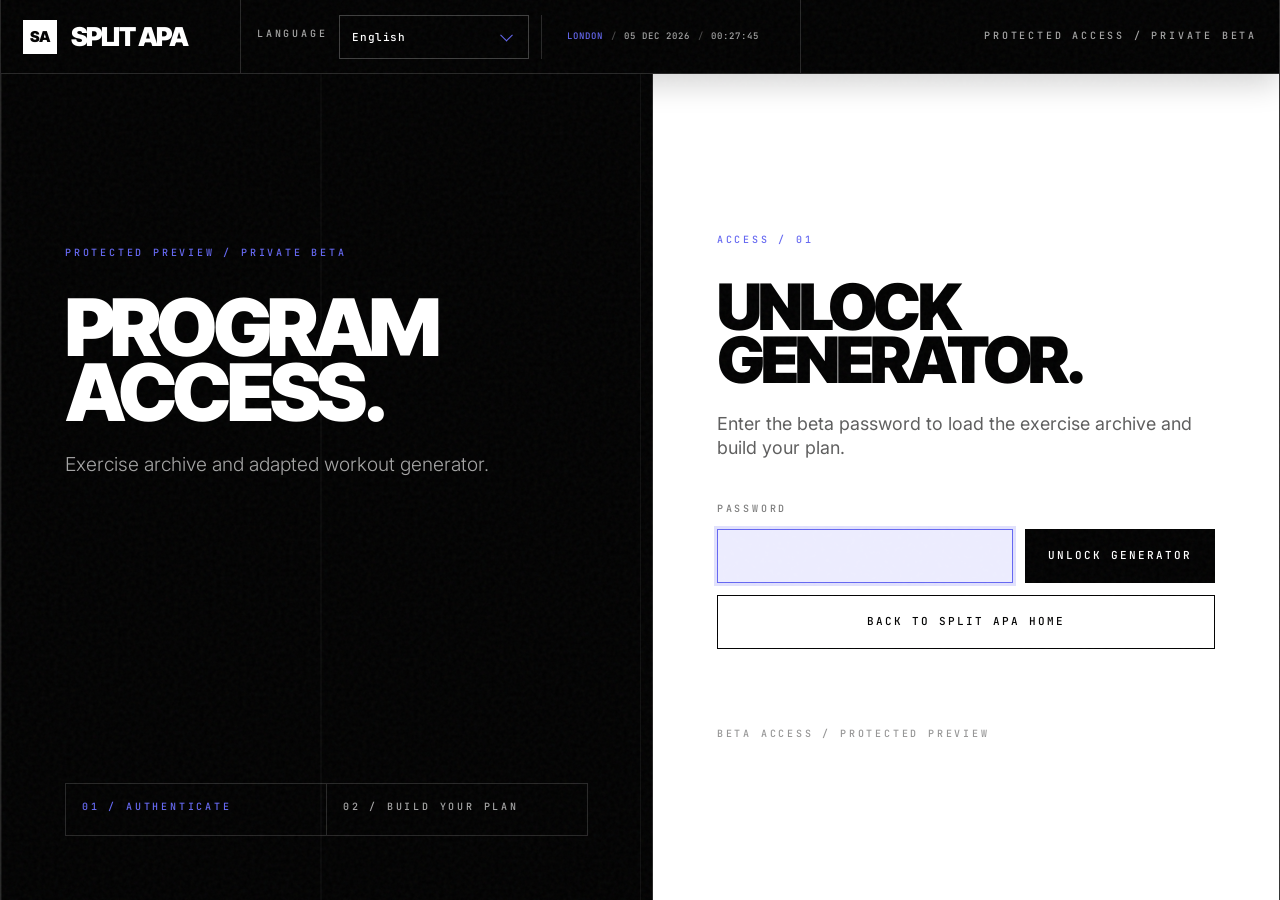
<file: generator/index.html>
<!doctype html>
<html lang="en" data-i18n-title="access.pageTitle">
<head>
  <meta charset="utf-8">
  <meta name="viewport" content="width=device-width, initial-scale=1">
  <title>Split APA Generator</title>
  <link rel="stylesheet" href="assets/style.css?v=20260831e">
</head>
<body>
  <section class="access-screen" id="accessScreen" aria-labelledby="accessTitle">
    <header class="access-masthead smart-header" data-smart-header>
      <a class="access-brand" href="../" aria-label="Split APA home" data-i18n-aria="common.homeAria">
        <span class="brand-mark">SA</span>
        <span class="brand-name">Split APA</span>
      </a>
      <div class="header-language">
        <span class="small-label" data-i18n="common.language">Language</span>
        <div data-language-select></div>
        <div class="world-clock" data-world-clock aria-live="off"></div>
      </div>
      <div class="access-masthead-status small-label" data-i18n="access.status">Protected access / Private beta</div>
    </header>

    <div class="access-layout">
      <div class="access-intro">
        <div class="access-intro-copy">
          <div class="eyebrow" data-i18n="access.eyebrow">Protected preview / Private beta</div>
          <h1 data-i18n="access.heading">Program access.</h1>
          <p data-i18n="access.lead">Exercise archive and adapted workout generator.</p>
        </div>

        <div class="access-progress small-label" aria-label="Access steps" data-i18n-aria="access.stepsAria">
          <span data-i18n="access.step1">01 / Authenticate</span>
          <span data-i18n="access.step2">02 / Build your plan</span>
        </div>
      </div>

      <div class="access-card">
        <div class="eyebrow" data-i18n="access.cardEyebrow">Access / 01</div>
        <h2 id="accessTitle" data-i18n="access.unlockHeading">Unlock generator.</h2>
        <p data-i18n="access.copy">Enter the beta password to load the exercise archive and build your plan.</p>

        <form class="access-form" id="accessForm">
          <label class="access-field">
            <span class="small-label" data-i18n="access.password">Password</span>
            <input id="accessPassword" type="password" autocomplete="current-password" aria-label="Access password" data-i18n-aria="access.passwordAria">
          </label>
          <button class="button access-button" type="submit" data-i18n="access.unlockButton">Unlock generator</button>
        </form>

        <a class="button access-home-button" href="../" data-i18n="access.backHome">Back to Split APA home</a>

        <div class="access-error small-label" id="accessError" role="alert" aria-live="polite"></div>
        <div class="access-note small-label" data-i18n="access.note">Beta access / protected preview</div>
      </div>
    </div>
  </section>

  <main class="page app-shell" id="appShell" hidden>
    <header class="masthead smart-header" data-smart-header>
      <a class="brand" href="../" aria-label="Split APA home" data-i18n-aria="common.homeAria">
        <span class="brand-mark">SA</span>
        <span class="brand-name">Split APA</span>
      </a>
      <div class="header-language">
        <span class="small-label" data-i18n="common.language">Language</span>
        <div data-language-select></div>
        <div class="world-clock" data-world-clock aria-live="off"></div>
      </div>
      <div class="masthead-actions">
        <div class="status small-label" id="appStatus" data-i18n="generator.status.loadingArchive">Loading archive</div>
        <button class="logout-button small-label" type="button" id="logoutButton" data-i18n="generator.logout">Log out</button>
      </div>
    </header>

    <section class="hero" id="top">
      <div class="hero-main">
        <div class="eyebrow" data-i18n="generator.hero.eyebrow">Adapted physical activity / Exercise archive</div>
        <h1 data-i18n="generator.hero.heading">Program Generator</h1>
        <p class="lead" data-i18n="generator.hero.lead">Create a focused APA workout by body district. Data is loaded externally, keeping the page light and scalable.</p>
        <div class="district-tabs" id="districtTabs" aria-label="Body district overview" data-i18n-aria="generator.districtOverviewAria"></div>
        <div class="hero-links">
          <a class="button hero-link" href="fms/" data-i18n="generator.fms.open">Open FMS assessment</a>
          <span class="hero-link-note small-label" data-i18n="generator.fms.note">Seven movement patterns / guided scoring / three recommended plans</span>
        </div>
      </div>

      <aside class="control-panel" aria-label="Generator controls" data-i18n-aria="generator.controlsAria">
        <div class="panel-top">
          <div class="field">
            <div class="field-label" data-i18n="generator.selectedDistrict">Selected district</div>
            <div class="field-value" id="selectedDistrictLabel">--</div>
          </div>
          <div class="field">
            <div class="field-label" data-i18n="generator.archiveSize">Archive size</div>
            <div class="field-value" id="selectedDistrictMeta">--</div>
          </div>
        </div>

        <div class="panel-main">
          <h2 id="generatorTitle" data-i18n="generator.buildTitle">Build your plan</h2>
          <p id="generatorCopy" data-i18n="generator.buildCopy">Choose a body district, then generate a complete workout from the available sections.</p>

          <div class="control-grid">
            <div class="control-field">
              <span class="small-label" data-i18n="generator.districts">Districts</span>
              <div class="flow-select flow-select--multi" id="districtSelect" aria-label="Select body districts" data-i18n-aria="generator.selectDistrictsAria"></div>
            </div>
            <div class="control-field">
              <span class="small-label" data-i18n="generator.perSection">Per section</span>
              <div class="flow-select" id="quantitySelect" aria-label="Exercises per section" data-i18n-aria="generator.perSectionAria"></div>
            </div>
          </div>

          <form class="ask-panel" id="askForm">
            <label class="ask-field">
              <span class="small-label" data-i18n="generator.ask">Ask Split APA</span>
              <input id="askInput" type="search" placeholder="Try shoulder flexion or ankle plantar flexion" aria-label="Ask Split APA" data-i18n-placeholder="generator.askPlaceholder" data-i18n-aria="generator.ask">
            </label>
            <button class="ask-button small-label" type="submit" data-i18n="generator.find">Find exercises</button>
            <div class="ask-hint small-label" id="askHint" data-i18n="generator.askHint">Local movement search / district + action</div>
          </form>
        </div>

        <div class="panel-actions">
          <button class="button" type="button" id="generateButton" data-i18n="generator.generate">Generate workout</button>
          <button class="button" type="button" id="clearButton" data-i18n="generator.clear">Clear workout</button>
        </div>

        <div class="code-panel" aria-label="Workout code tools" data-i18n-aria="generator.codeToolsAria">
          <label class="code-field">
            <span class="small-label" data-i18n="generator.workoutCode">Workout code</span>
            <textarea id="workoutCodeInput" rows="3" placeholder="Generate a workout or paste a saved code" aria-label="Workout code" data-i18n-placeholder="generator.codePlaceholder" data-i18n-aria="generator.workoutCode"></textarea>
          </label>
          <div class="code-actions">
            <button class="code-button small-label" type="button" id="copyCodeButton" disabled data-i18n="generator.copyCode">Copy code</button>
            <button class="code-button small-label" type="button" id="loadCodeButton" data-i18n="generator.loadCode">Load code</button>
          </div>
          <div class="code-hint small-label" id="codeHint" data-i18n="generator.codeHint">Code updates when the plan changes</div>
        </div>
      </aside>
    </section>

    <section class="output" id="workout">
      <div class="output-header">
        <div>
          <div class="eyebrow" data-i18n="generator.generatedPlan">Generated plan</div>
          <h2 id="outputTitle" data-i18n="generator.workoutPreview">Workout preview</h2>
        </div>
        <div class="output-side">
          <div class="small-label" id="outputMeta" data-i18n="generator.noWorkout">No workout generated</div>
          <div class="sort-field">
            <span class="small-label" data-i18n="generator.sortDifficulty">Sort difficulty</span>
            <div class="flow-select sort-select" id="sortSelect" aria-label="Sort generated exercises by difficulty" data-i18n-aria="generator.sortAria"></div>
          </div>
        </div>
      </div>
      <div class="workout-list" id="workoutList" aria-live="polite"></div>
    </section>

    <footer class="footer">
      <span data-i18n="generator.footer.app">Split APA Generator / Static app</span>
      <span data-i18n="generator.footer.data">Data loaded from JSON</span>
    </footer>
  </main>

  <noscript>
    <div class="noscript" data-i18n="generator.noscript">JavaScript is required to load the exercise archive.</div>
  </noscript>

  <script src="../assets/i18n.js?v=20260831d"></script>
  <script type="module" src="assets/app.js?v=20260831c"></script>
</body>
</html>
</file>
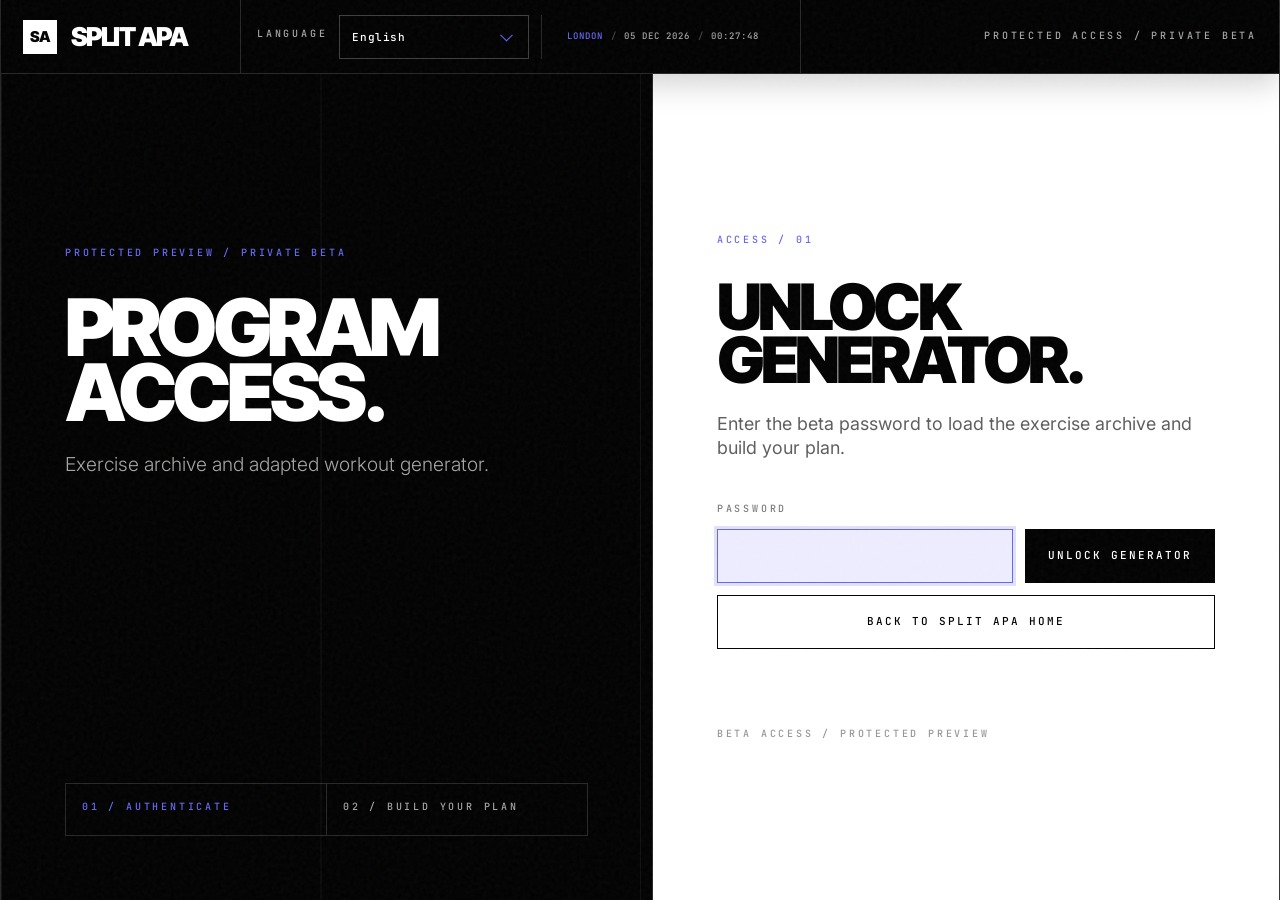
<file: generator/fms/index.html>
<!doctype html>
<html lang="en">
<head>
  <meta charset="utf-8">
  <meta name="viewport" content="width=device-width, initial-scale=1">
  <title>Split APA FMS Assessment</title>
  <link rel="stylesheet" href="../assets/style.css?v=20260831e">
  <link rel="stylesheet" href="../assets/fms.css?v=20260831d">
</head>
<body>
  <main class="page fms-shell" id="fmsShell" hidden>
    <header class="masthead smart-header" data-smart-header>
      <a class="brand" href="../../" aria-label="Split APA home" data-i18n-aria="common.homeAria">
        <span class="brand-mark">SA</span>
        <span class="brand-name">Split APA</span>
      </a>
      <div class="header-language">
        <span class="small-label" data-i18n="common.language">Language</span>
        <div data-language-select></div>
        <div class="world-clock" data-world-clock aria-live="off"></div>
      </div>
      <div class="masthead-actions">
        <a class="logout-button small-label fms-back-link" href="../" data-fms="backGenerator">Back to generator</a>
      </div>
    </header>

    <section class="fms-hero" id="top">
      <div class="eyebrow" data-fms="heroEyebrow">Movement screening / Guided profile</div>
      <h1 data-fms="heroHeading">FMS Assessment</h1>
      <p class="lead" data-fms="heroLead">Record the seven movement patterns, identify priorities, and create three progressive Split APA plans.</p>
      <div class="fms-hero-actions">
        <a class="button" href="#screen" data-fms="startAssessment">Start assessment</a>
        <a class="button button-secondary" href="../" data-fms="openGenerator">Open generator</a>
      </div>
      <div class="fms-stats" aria-label="Assessment overview" data-fms-aria="overviewAria">
        <div><span class="small-label" data-fms="testsLabel">Tests</span><strong>07</strong></div>
        <div><span class="small-label" data-fms="scoreLabel">Score</span><strong class="fms-score-range"><span>0</span><span aria-hidden="true">-</span><span>3</span></strong></div>
        <div><span class="small-label" data-fms="plansLabel">Plans</span><strong>03</strong></div>
      </div>
    </section>

    <section class="fms-protocol" id="screen">
      <div class="fms-section-heading">
        <div>
          <div class="eyebrow" data-fms="protocolEyebrow">Assessment protocol / 01</div>
          <h2 data-fms="protocolHeading">Score movement quality.</h2>
        </div>
        <p data-fms="protocolCopy">Use the standard 0–3 scale. Bilateral tests require both sides and retain the lower score. This tool supports structured observation and does not provide a diagnosis.</p>
      </div>

      <div class="fms-legend" aria-label="FMS score legend" data-fms-aria="legendAria">
        <div><strong>3</strong><span data-fms="score3">Pattern completed correctly without compensation.</span></div>
        <div><strong>2</strong><span data-fms="score2">Pattern completed pain-free with compensation.</span></div>
        <div><strong>1</strong><span data-fms="score1">Pattern cannot be completed as instructed.</span></div>
        <div><strong>0</strong><span data-fms="score0">Pain is reported during the movement or clearing test.</span></div>
      </div>
      <div class="fms-source-note">
        <span data-fms="protocolSource">Administration and scoring should follow the official FMS protocol and qualified professional judgment.</span>
        <a href="https://www.functionalmovement.com/articles/536/creating_a_movement_blueprint_with_the_functional_movement_screen" target="_blank" rel="noopener noreferrer">Functional Movement Systems</a>
      </div>

      <form id="fmsForm" autocomplete="off" novalidate>
        <div class="fms-test-list" id="fmsTestList"></div>
        <div class="fms-form-actions">
          <button class="button" type="submit" data-fms="generateAssessment">Generate assessment</button>
          <button class="button button-secondary" type="button" id="resetAssessment" data-fms="resetAssessment">Reset assessment</button>
        </div>
        <div class="fms-form-message small-label" id="formMessage" role="alert" aria-live="polite"></div>
      </form>
    </section>

    <section class="fms-results" id="results" aria-live="polite">
      <div class="fms-section-heading fms-results-heading">
        <div>
          <div class="eyebrow" data-fms="resultsEyebrow">Movement profile / 02</div>
          <h2 data-fms="resultsHeading">Assessment report.</h2>
        </div>
        <p data-fms="resultsLead">Complete every test to generate the movement profile and the three progressive workout codes.</p>
      </div>
      <div class="fms-results-body" id="resultsBody">
        <div class="empty-state" data-fms="resultsEmpty">No assessment generated. Complete all seven tests and select Generate assessment.</div>
      </div>
    </section>

    <footer class="footer">
      <span data-fms="footerApp">Split APA / FMS-guided movement profile</span>
      <span data-fms="footerDisclaimer">Screening support / Not a diagnosis</span>
    </footer>
  </main>

  <noscript>
    <div class="noscript">JavaScript is required to use this assessment.</div>
  </noscript>

  <script src="../../assets/i18n.js?v=20260831d"></script>
  <script type="module" src="../assets/fms.js?v=20260831f"></script>
</body>
</html>
</file>
<file: generator/assets/style.css>
@import url("https://fonts.googleapis.com/css2?family=Inter:wght@300;400;500;900&family=Inter+Tight:wght@900&family=JetBrains+Mono:wght@500&display=swap");

:root {
  --bg: #000000;
  --fg: #ffffff;
  --accent: #6366f1;
  --hairline: rgba(255, 255, 255, 0.15);
  --muted: rgba(255, 255, 255, 0.64);
  --dim: rgba(255, 255, 255, 0.42);
  --panel: rgba(255, 255, 255, 0.045);
  --ink-hairline: rgba(0, 0, 0, 0.18);
  --accent-soft: rgba(99, 102, 241, 0.18);
  --control-border: rgba(255, 255, 255, 0.24);
  --focus-ring: 0 0 0 3px rgba(99, 102, 241, 0.2);
}

* {
  box-sizing: border-box;
}

html {
  width: 100%;
  max-width: 100%;
  overflow-x: clip;
  scroll-behavior: smooth;
  background: var(--bg);
}

body {
  width: 100%;
  max-width: 100%;
  min-height: 100vh;
  margin: 0;
  overflow-x: clip;
  background: var(--bg);
  color: var(--fg);
  font-family: "Inter", system-ui, -apple-system, BlinkMacSystemFont, "Segoe UI", sans-serif;
  font-weight: 300;
}

body::before {
  content: "";
  position: fixed;
  inset: 0;
  z-index: 100;
  pointer-events: none;
  opacity: 0.05;
  background-image: url("data:image/svg+xml,%3Csvg viewBox='0 0 256 256' xmlns='http://www.w3.org/2000/svg'%3E%3Cfilter id='noise'%3E%3CfeTurbulence type='fractalNoise' baseFrequency='0.82' numOctaves='4' stitchTiles='stitch'/%3E%3C/filter%3E%3Crect width='256' height='256' filter='url(%23noise)' opacity='1'/%3E%3C/svg%3E");
  mix-blend-mode: screen;
}

a,
button,
select,
input {
  color: inherit;
  font: inherit;
}

a {
  text-decoration: none;
}

button,
select,
input {
  appearance: none;
}

button {
  cursor: pointer;
}

button,
a,
select,
input,
textarea {
  -webkit-tap-highlight-color: transparent;
}

button:focus-visible,
a:focus-visible,
select:focus-visible,
input:focus-visible,
textarea:focus-visible {
  outline: 0;
}

button:active:not(:disabled),
.button:active,
.image-link:active {
  transform: translateY(1px);
}

::selection {
  background: var(--accent);
  color: var(--fg);
}

[hidden] {
  display: none !important;
}

.access-screen {
  width: min(100%, 1360px);
  min-height: 100vh;
  margin: 0 auto;
  border-left: 0.5px solid var(--hairline);
  border-right: 0.5px solid var(--hairline);
  background:
    linear-gradient(90deg, rgba(255, 255, 255, 0.055) 0.5px, transparent 0.5px) 0 0 / 25% 100%,
    var(--bg);
}

.smart-header {
  position: sticky;
  z-index: 90;
  top: 0;
  background: var(--bg);
  will-change: transform;
  transition: transform 260ms ease, box-shadow 260ms ease;
}

.smart-header.is-hidden {
  transform: translateY(calc(-100% - 1px));
}

.smart-header:not(.is-hidden) {
  box-shadow: 0 10px 30px rgba(0, 0, 0, 0.18);
}

.access-masthead {
  display: grid;
  grid-template-columns: minmax(0, 240px) minmax(500px, 560px) minmax(0, 1fr);
  min-height: 74px;
  border-bottom: 0.5px solid var(--hairline);
}

.access-masthead-status {
  display: flex;
  min-width: 0;
  align-items: center;
  justify-content: flex-end;
  padding: 18px 22px;
  color: var(--muted);
  text-align: right;
}

.header-language {
  display: grid;
  min-width: 0;
  grid-template-columns: auto minmax(150px, 190px) minmax(220px, 1fr);
  gap: 12px;
  align-items: center;
  padding: 12px 16px;
  border-right: 0.5px solid var(--hairline);
}

.header-language > .small-label {
  align-self: start;
  margin-top: 15px;
  color: var(--muted);
  white-space: nowrap;
}

.world-clock {
  display: grid;
  min-width: 0;
  min-height: 44px;
  place-items: center;
  padding: 0 8px;
  border-left: 0.5px solid var(--hairline);
  overflow: hidden;
  color: var(--muted);
  font-family: "JetBrains Mono", ui-monospace, "SFMono-Regular", monospace;
  font-size: 9px;
  font-weight: 500;
  letter-spacing: 0.12em;
  line-height: 1.35;
  text-align: center;
  text-transform: uppercase;
  white-space: nowrap;
}

.world-clock-track {
  display: grid;
  min-width: 0;
  grid-template-columns: auto auto auto auto auto;
  gap: 7px;
  align-items: center;
  justify-content: center;
  transition: opacity 180ms ease, transform 180ms ease;
}

.world-clock.is-switching .world-clock-track {
  opacity: 0;
  transform: translateY(-6px);
}

.world-clock-city {
  color: var(--accent);
}

.world-clock-separator {
  color: rgba(255, 255, 255, 0.28);
}

.access-layout {
  display: grid;
  grid-template-columns: minmax(0, 1.02fr) minmax(440px, 0.98fr);
  min-height: calc(100vh - 74px);
}

.access-intro {
  display: flex;
  min-width: 0;
  flex-direction: column;
  justify-content: space-between;
  padding: clamp(28px, 5vw, 72px);
  border-right: 0.5px solid var(--hairline);
}

.access-brand {
  display: inline-flex;
  width: 100%;
  gap: 14px;
  align-items: center;
  padding: 18px 22px;
  border-right: 0.5px solid var(--hairline);
  color: var(--fg);
  transition: background 220ms ease, border-color 220ms ease, box-shadow 220ms ease;
}

.access-brand:hover,
.access-brand:focus-visible {
  border-color: var(--accent);
  background: var(--accent-soft);
  box-shadow: var(--focus-ring);
}

.access-brand:hover .brand-mark,
.access-brand:focus-visible .brand-mark {
  border-color: var(--accent);
  background: var(--accent);
  color: var(--fg);
}

.access-intro-copy {
  margin: clamp(72px, 12vh, 150px) 0;
}

.access-intro h1 {
  max-width: 760px;
  margin-top: 34px;
  font-size: clamp(58px, 6.2vw, 92px);
}

html[lang="de"] .access-intro h1 {
  font-size: clamp(40px, 3.8vw, 60px);
}

html[lang="fr"] .access-intro h1,
html[lang="it"] .access-intro h1 {
  font-size: clamp(54px, 5.7vw, 86px);
}

.access-intro-copy p {
  max-width: 520px;
  margin: 28px 0 0;
  color: var(--muted);
  font-size: clamp(17px, 1.5vw, 23px);
  line-height: 1.24;
}

.access-progress {
  display: grid;
  grid-template-columns: repeat(2, minmax(0, 1fr));
  border-top: 0.5px solid var(--hairline);
  border-left: 0.5px solid var(--hairline);
}

.access-progress span {
  min-height: 52px;
  padding: 16px;
  border-right: 0.5px solid var(--hairline);
  border-bottom: 0.5px solid var(--hairline);
  color: var(--muted);
}

.access-progress span:first-child {
  color: var(--accent);
}

.access-card {
  display: flex;
  min-width: 0;
  flex-direction: column;
  justify-content: center;
  padding: clamp(30px, 5vw, 72px);
  background: var(--fg);
  color: var(--bg);
}

.access-card .eyebrow {
  color: var(--accent);
}

.access-card h2 {
  margin: 34px 0 0;
  font-family: "Inter Tight", "Inter", sans-serif;
  font-size: clamp(48px, 5vw, 74px);
  font-weight: 900;
  letter-spacing: -0.06em;
  line-height: 0.82;
  text-wrap: balance;
  text-transform: uppercase;
}

html[lang="fr"] .access-card h2 {
  font-size: clamp(46px, 4.8vw, 70px);
}

.access-card p {
  max-width: 520px;
  margin: 26px 0 0;
  color: rgba(0, 0, 0, 0.64);
  font-size: clamp(16px, 1.4vw, 19px);
  font-weight: 400;
  line-height: 1.35;
}

.access-form {
  display: grid;
  grid-template-columns: minmax(0, 1fr) auto;
  gap: 12px;
  margin-top: 42px;
}

.access-field {
  display: grid;
  min-width: 0;
  gap: 12px;
}

.access-field .small-label {
  color: rgba(0, 0, 0, 0.52);
}

.access-field input {
  width: 100%;
  min-height: 54px;
  padding: 0 16px;
  border: 0.5px solid var(--bg);
  border-radius: 0;
  outline: 0;
  background: var(--bg);
  color: var(--fg);
  font-size: 16px;
  transition: border-color 220ms ease, background 220ms ease, box-shadow 220ms ease;
}

.access-field input:hover,
.access-field input:focus-visible {
  border-color: var(--accent);
  background: rgba(99, 102, 241, 0.12);
  box-shadow: var(--focus-ring);
}

.access-card .access-button {
  align-self: end;
  min-height: 54px;
  border-color: var(--bg);
  background: var(--bg);
  color: var(--fg);
}

.access-card .access-button:hover,
.access-card .access-button:focus-visible {
  border-color: var(--accent);
  background: var(--accent);
  color: var(--fg);
}

.access-home-button {
  width: 100%;
  min-height: 54px;
  margin-top: 12px;
}

.access-card .access-home-button {
  min-height: 54px;
  border-color: var(--bg);
  background: transparent;
  color: var(--bg);
}

.access-card .access-home-button:hover,
.access-card .access-home-button:focus-visible {
  border-color: var(--accent);
  background: var(--accent);
  color: var(--fg);
  box-shadow: var(--focus-ring);
}

.access-error {
  min-height: 18px;
  margin-top: 18px;
  color: var(--accent);
}

.access-note {
  margin-top: 42px;
  color: rgba(0, 0, 0, 0.42);
}

.page {
  width: min(100%, 1360px);
  min-height: 100vh;
  margin: 0 auto;
  overflow: visible;
  border-left: 0.5px solid var(--hairline);
  border-right: 0.5px solid var(--hairline);
  background:
    linear-gradient(90deg, rgba(255, 255, 255, 0.055) 0.5px, transparent 0.5px) 0 0 / 25% 100%,
    var(--bg);
}

.small-label,
.eyebrow,
.field-label,
.button,
.status,
.section-tag,
.exercise-copy-title,
.district-title,
.replace-label,
.image-link,
.footer,
.empty-state,
.error-state {
  font-family: "JetBrains Mono", ui-monospace, "SFMono-Regular", monospace;
  font-size: 10px;
  font-weight: 500;
  letter-spacing: 0.28em;
  line-height: 1.45;
  text-transform: uppercase;
  overflow-wrap: anywhere;
}

.masthead {
  display: grid;
  grid-template-columns: minmax(0, 240px) minmax(500px, 560px) minmax(0, 1fr);
  min-height: 74px;
  border-bottom: 0.5px solid var(--hairline);
  background: var(--bg);
}

.brand,
.status,
.masthead-actions {
  display: flex;
  min-width: 0;
  align-items: center;
  padding: 18px 22px;
}

.brand {
  gap: 14px;
  border-right: 0.5px solid var(--hairline);
  transition: background 220ms ease, color 220ms ease;
}

.brand-mark {
  display: grid;
  flex: 0 0 auto;
  width: 34px;
  height: 34px;
  place-items: center;
  border: 0.5px solid var(--fg);
  background: var(--fg);
  color: var(--bg);
  font-family: "Inter Tight", "Inter", sans-serif;
  font-size: 15px;
  font-weight: 900;
  letter-spacing: -0.06em;
  line-height: 1;
  transition: background 220ms ease, border-color 220ms ease, color 220ms ease;
}

.brand:hover,
.brand:focus-visible {
  background: var(--accent-soft);
}

.brand:hover .brand-mark,
.brand:focus-visible .brand-mark {
  border-color: var(--accent);
  background: var(--accent);
  color: var(--fg);
}

.brand-name {
  font-family: "Inter Tight", "Inter", sans-serif;
  font-size: 26px;
  font-weight: 900;
  letter-spacing: -0.06em;
  line-height: 0.82;
  text-transform: uppercase;
}

.status {
  justify-content: flex-end;
  color: var(--muted);
}

.masthead-actions {
  gap: 12px;
  justify-content: flex-end;
}

.masthead-actions .status {
  padding: 0;
}

.logout-button {
  flex: 0 0 auto;
  min-height: 38px;
  padding: 0 14px;
  border: 0.5px solid var(--hairline);
  border-radius: 0;
  background: transparent;
  color: var(--muted);
  font-size: 11px;
  letter-spacing: 0.18em;
  transition: background 220ms ease, border-color 220ms ease, box-shadow 220ms ease, color 220ms ease;
}

.logout-button:hover,
.logout-button:focus-visible {
  border-color: var(--accent);
  background: var(--accent);
  color: var(--fg);
  box-shadow: var(--focus-ring);
}

.hero {
  display: grid;
  grid-template-columns: minmax(0, 1fr);
  border-bottom: 0.5px solid var(--hairline);
}

.hero-main,
.control-panel {
  min-width: 0;
}

.hero-main {
  display: flex;
  flex-direction: column;
  justify-content: space-between;
  min-height: 540px;
  padding: clamp(34px, 5vw, 76px);
  border-bottom: 0.5px solid var(--hairline);
}

.eyebrow {
  color: var(--accent);
}

h1,
h2,
h3,
.field-value,
.exercise-name {
  margin: 0;
  font-family: "Inter Tight", "Inter", sans-serif;
  font-weight: 900;
  letter-spacing: -0.06em;
  line-height: 0.82;
  text-transform: uppercase;
  overflow-wrap: normal;
  word-break: normal;
  hyphens: manual;
}

.field-value {
  overflow-wrap: anywhere;
}

h1 {
  max-width: 1180px;
  margin-top: 48px;
  font-size: clamp(68px, 9.4vw, 148px);
}

html[lang="de"] .hero-main h1 {
  font-size: clamp(54px, 7.4vw, 112px);
}

.lead {
  max-width: 720px;
  margin: 34px 0 0;
  color: var(--muted);
  font-size: clamp(17px, 1.7vw, 24px);
  line-height: 1.18;
}

.district-tabs {
  display: flex;
  flex-wrap: wrap;
  gap: 10px;
  margin-top: 48px;
}

.hero-links {
  display: grid;
  grid-template-columns: minmax(220px, 320px) minmax(0, 1fr);
  gap: 18px;
  align-items: center;
  margin-top: 24px;
}

.hero-link {
  text-decoration: none;
}

.hero-link-note {
  max-width: 620px;
  color: var(--dim);
  line-height: 1.6;
}

.district-tab,
.button {
  display: inline-flex;
  align-items: center;
  justify-content: center;
  max-width: 100%;
  min-height: 52px;
  padding: 0 22px;
  border: 0.5px solid currentColor;
  border-radius: 0;
  background: transparent;
  color: var(--fg);
  cursor: pointer;
  text-align: center;
  transition: background 220ms ease, border-color 220ms ease, box-shadow 220ms ease, color 220ms ease, transform 120ms ease;
}

.button {
  font-size: 11px;
  letter-spacing: 0.18em;
  line-height: 1.35;
}

.district-tab {
  cursor: default;
  min-height: 48px;
  padding: 0 18px;
}

.district-tab:hover {
  border-color: var(--accent);
  background: var(--accent-soft);
  color: var(--fg);
}

.district-tab.active,
.button:hover,
.button:focus-visible {
  border-color: var(--accent);
  background: var(--accent);
  color: var(--fg);
}

.button:focus-visible {
  box-shadow: var(--focus-ring);
}

.control-panel {
  display: grid;
  min-width: 0;
  grid-template-columns: minmax(0, 1fr);
  grid-template-rows: auto auto auto auto;
  min-height: 0;
  background: var(--fg);
  color: var(--bg);
}

.panel-top,
.panel-actions,
.control-grid {
  display: grid;
  min-width: 0;
  grid-template-columns: repeat(2, minmax(0, 1fr));
}

.field {
  min-width: 0;
  padding: 18px;
  border-right: 0.5px solid var(--ink-hairline);
  border-bottom: 0.5px solid var(--ink-hairline);
}

.field:last-child {
  border-right: 0;
}

.field-label {
  color: rgba(0, 0, 0, 0.48);
}

.field-value {
  margin-top: 18px;
  font-size: clamp(26px, 2.4vw, 44px);
}

.panel-main {
  display: flex;
  min-width: 0;
  flex-direction: column;
  justify-content: center;
  padding: clamp(34px, 5vw, 76px);
  text-align: center;
}

.panel-main h2 {
  font-size: clamp(48px, 6.8vw, 104px);
}

.panel-main p {
  max-width: 860px;
  margin: 28px auto 0;
  font-size: 16px;
  font-weight: 400;
  line-height: 1.45;
}

.control-grid {
  gap: 0;
  margin-top: 30px;
  border-top: 0.5px solid var(--ink-hairline);
  border-left: 0.5px solid var(--ink-hairline);
  text-align: left;
}

.panel-main .control-grid,
.panel-main .ask-panel {
  width: min(100%, 1080px);
  margin-right: auto;
  margin-left: auto;
}

.control-field {
  min-width: 0;
  padding: 16px;
  border-right: 0.5px solid var(--ink-hairline);
  border-bottom: 0.5px solid var(--ink-hairline);
}

.control-field:last-child {
  border-right: 0;
}

.control-field span {
  display: block;
  color: rgba(0, 0, 0, 0.48);
}

.flow-select {
  min-width: 0;
  margin-top: 12px;
}

.header-language .flow-select {
  margin-top: 0;
}

.header-language .flow-select-trigger {
  min-height: 44px;
  padding-right: 36px;
  padding-left: 12px;
  font-size: 11px;
  letter-spacing: 0.05em;
  text-overflow: clip;
}

.flow-select-trigger {
  position: relative;
  display: block;
  width: 100%;
  min-height: 48px;
  padding: 0 46px 0 14px;
  border: 0.5px solid var(--control-border);
  border-radius: 0;
  background: var(--bg);
  color: var(--fg);
  cursor: pointer;
  font-family: "JetBrains Mono", ui-monospace, "SFMono-Regular", monospace;
  font-size: 12px;
  font-weight: 500;
  letter-spacing: 0.06em;
  text-align: left;
  white-space: nowrap;
  overflow: hidden;
  text-overflow: ellipsis;
  transition: border-color 220ms ease, background 220ms ease, box-shadow 220ms ease, color 220ms ease;
}

.flow-select-trigger::after {
  content: "";
  position: absolute;
  top: 50%;
  right: 17px;
  width: 8px;
  height: 8px;
  border-right: 1.5px solid var(--accent);
  border-bottom: 1.5px solid var(--accent);
  transform: translateY(-70%) rotate(45deg);
  transition: transform 220ms ease;
}

.flow-select-trigger:hover,
.flow-select-trigger:focus-visible,
.flow-select.open .flow-select-trigger {
  border-color: var(--accent);
  outline: 0;
  background: #0b0b0b;
  box-shadow: var(--focus-ring);
}

.flow-select.disabled .flow-select-trigger,
.flow-select-trigger:disabled {
  border-color: var(--hairline);
  background: var(--bg);
  color: var(--dim);
  cursor: not-allowed;
  opacity: 0.62;
  box-shadow: none;
}

.flow-select.disabled .flow-select-trigger::after,
.flow-select-trigger:disabled::after {
  border-color: var(--dim);
}

.flow-select.open .flow-select-trigger::after {
  transform: translateY(-30%) rotate(225deg);
}

.flow-select-menu {
  position: relative;
  z-index: 1;
  width: 100%;
  max-height: 0;
  margin-top: 0;
  overflow: hidden;
  visibility: hidden;
  border: 0 solid var(--hairline);
  background: var(--bg);
  opacity: 0;
  pointer-events: none;
  transform: translateY(-6px);
  transition: max-height 260ms ease, margin-top 260ms ease, opacity 180ms ease, transform 220ms ease, visibility 0s linear 260ms;
}

.flow-select.open .flow-select-menu {
  max-height: 304px;
  margin-top: 8px;
  overflow-y: auto;
  visibility: visible;
  border-width: 0.5px;
  opacity: 1;
  pointer-events: auto;
  transform: translateY(0);
  transition-delay: 0s;
}

.replace-select.open .flow-select-menu {
  max-height: 360px;
}

.language-select.open .flow-select-menu {
  max-height: 310px;
}

.flow-select-menu {
  scrollbar-color: var(--accent) var(--bg);
  scrollbar-width: thin;
}

.flow-select-menu::-webkit-scrollbar {
  width: 8px;
}

.flow-select-menu::-webkit-scrollbar-track {
  background: var(--bg);
}

.flow-select-menu::-webkit-scrollbar-thumb {
  border: 2px solid var(--bg);
  background: var(--accent);
}

.flow-select-option {
  display: grid;
  grid-template-columns: minmax(0, 1fr) auto;
  width: 100%;
  min-height: 48px;
  align-items: center;
  gap: 14px;
  padding: 13px 14px;
  border: 0;
  border-bottom: 0.5px solid var(--hairline);
  border-radius: 0;
  background: var(--bg);
  color: var(--fg);
  cursor: pointer;
  font-family: "JetBrains Mono", ui-monospace, "SFMono-Regular", monospace;
  font-size: 11px;
  font-weight: 500;
  letter-spacing: 0.08em;
  line-height: 1.35;
  text-align: left;
  overflow-wrap: anywhere;
  transition: background 220ms ease, box-shadow 220ms ease, color 220ms ease;
}

.flow-select-option:last-child {
  border-bottom: 0;
}

.flow-select-option::after {
  content: "";
  color: var(--fg);
}

.flow-select-option.active {
  background: var(--accent);
  color: var(--fg);
}

.flow-select-option.active::after {
  content: attr(data-selected-label);
  font-family: "JetBrains Mono", monospace;
  font-size: 8px;
  font-weight: 500;
  letter-spacing: 0.28em;
}

.language-select .flow-select-option {
  grid-template-columns: minmax(0, 1fr);
}

.language-select .flow-select-option.active::after {
  display: none;
  content: none;
}

.flow-select-option:hover {
  background: var(--accent-soft);
  color: var(--fg);
}

.flow-select-option:focus-visible {
  outline: 0;
  background: var(--accent-soft);
  box-shadow: inset 3px 0 0 var(--accent);
}

.flow-select-option.active:hover {
  background: var(--accent);
  color: var(--fg);
}

.ask-panel {
  display: grid;
  min-width: 0;
  grid-template-columns: minmax(0, 1fr) auto;
  margin-top: 18px;
  border-top: 0.5px solid var(--ink-hairline);
  border-left: 0.5px solid var(--ink-hairline);
  text-align: left;
}

.ask-field {
  display: grid;
  min-width: 0;
  gap: 12px;
  padding: 16px;
  border-right: 0.5px solid var(--ink-hairline);
  border-bottom: 0.5px solid var(--ink-hairline);
}

.ask-field span,
.ask-hint {
  color: rgba(0, 0, 0, 0.48);
}

.ask-field input {
  width: 100%;
  min-height: 48px;
  padding: 0 14px;
  border: 0.5px solid var(--control-border);
  border-radius: 0;
  outline: 0;
  background: var(--bg);
  color: var(--fg);
  font-size: 15px;
  transition: border-color 220ms ease, background 220ms ease, box-shadow 220ms ease;
}

.ask-field input::placeholder {
  color: var(--dim);
}

.ask-field input:hover,
.ask-field input:focus-visible {
  border-color: var(--accent);
  background: #0b0b0b;
  box-shadow: var(--focus-ring);
}

.ask-button {
  min-width: 0;
  min-height: 100%;
  padding: 0 22px;
  border: 0;
  border-bottom: 0.5px solid var(--ink-hairline);
  background: var(--bg);
  color: var(--fg);
  font-size: 11px;
  letter-spacing: 0.18em;
  transition: background 220ms ease, box-shadow 220ms ease, color 220ms ease, transform 120ms ease;
}

.ask-button:hover,
.ask-button:focus-visible {
  background: var(--accent);
  color: var(--fg);
  box-shadow: inset 0 0 0 0.5px var(--accent), var(--focus-ring);
}

.ask-hint {
  min-width: 0;
  grid-column: 1 / -1;
  padding: 12px 16px;
  border-right: 0.5px solid var(--ink-hairline);
  border-bottom: 0.5px solid var(--ink-hairline);
}

.panel-actions .button {
  min-height: 74px;
  border: 0;
  border-top: 0.5px solid var(--ink-hairline);
  border-right: 0.5px solid var(--ink-hairline);
  border-radius: 0;
  border-color: var(--ink-hairline);
  background: var(--bg);
  color: var(--fg);
}

.panel-actions .button:last-child {
  background: var(--fg);
  color: var(--bg);
}

.panel-actions .button:hover,
.panel-actions .button:focus-visible,
.panel-actions .button:last-child:hover,
.panel-actions .button:last-child:focus-visible {
  border-color: var(--accent);
  background: var(--accent);
  color: var(--fg);
  box-shadow: inset 0 0 0 0.5px var(--accent);
}

.panel-actions .button:last-child {
  border-right: 0;
}

.code-panel {
  display: grid;
  min-width: 0;
  gap: 12px;
  padding: 16px;
  border-top: 0.5px solid var(--ink-hairline);
  background: var(--fg);
  color: var(--bg);
}

.code-field {
  display: grid;
  min-width: 0;
  gap: 10px;
}

.code-field span,
.code-hint {
  color: rgba(0, 0, 0, 0.48);
}

.code-field textarea {
  width: 100%;
  min-height: 74px;
  resize: vertical;
  padding: 12px;
  border: 0.5px solid var(--control-border);
  border-radius: 0;
  outline: 0;
  background: var(--bg);
  color: var(--fg);
  font-family: "JetBrains Mono", ui-monospace, "SFMono-Regular", monospace;
  font-size: 11px;
  line-height: 1.4;
  transition: border-color 220ms ease, background 220ms ease, box-shadow 220ms ease;
}

.code-field textarea::placeholder {
  color: var(--dim);
}

.code-field textarea:hover,
.code-field textarea:focus-visible {
  border-color: var(--accent);
  background: #0b0b0b;
  box-shadow: var(--focus-ring);
}

.code-actions {
  display: grid;
  min-width: 0;
  grid-template-columns: repeat(2, minmax(0, 1fr));
  border-top: 0.5px solid var(--ink-hairline);
  border-left: 0.5px solid var(--ink-hairline);
}

.code-button {
  min-width: 0;
  min-height: 46px;
  border: 0;
  border-right: 0.5px solid var(--ink-hairline);
  border-bottom: 0.5px solid var(--ink-hairline);
  background: var(--bg);
  color: var(--fg);
  font-size: 11px;
  letter-spacing: 0.18em;
  transition: background 220ms ease, box-shadow 220ms ease, color 220ms ease, opacity 220ms ease, transform 120ms ease;
}

.code-button:last-child {
  border-right: 0;
}

.code-button:hover:not(:disabled),
.code-button:focus-visible:not(:disabled) {
  background: var(--accent);
  color: var(--fg);
  box-shadow: inset 0 0 0 0.5px var(--accent);
}

.code-button:disabled {
  opacity: 0.42;
  cursor: not-allowed;
}

.output {
  padding: clamp(22px, 4vw, 56px);
  border-bottom: 0.5px solid var(--hairline);
}

.output-header {
  display: grid;
  grid-template-columns: minmax(0, 1fr) auto;
  gap: 22px;
  align-items: end;
  padding-bottom: 24px;
  border-bottom: 0.5px solid var(--hairline);
}

.output-header h2 {
  margin-top: 16px;
  font-size: clamp(44px, 6.5vw, 96px);
}

.output-side {
  display: grid;
  gap: 12px;
  justify-items: end;
  width: min(100%, 300px);
  min-width: 0;
}

#outputMeta {
  color: var(--muted);
  text-align: right;
}

.sort-field {
  display: grid;
  width: 100%;
  gap: 8px;
  justify-items: end;
}

.sort-field span {
  color: var(--dim);
}

.sort-field .flow-select {
  width: 100%;
  margin-top: 0;
}

.workout-list {
  min-height: 240px;
  padding-top: 24px;
}

.empty-state,
.error-state {
  min-height: 180px;
  padding: 22px;
  border: 0.5px solid var(--hairline);
  color: var(--dim);
}

.error-state {
  color: var(--fg);
  background: rgba(99, 102, 241, 0.16);
}

.district-title {
  margin: 42px 0 18px;
  padding-bottom: 14px;
  border-bottom: 0.5px solid var(--hairline);
  color: var(--accent);
  letter-spacing: 0.34em;
}

.district-title:first-child {
  margin-top: 0;
}

.exercise-card {
  margin: 0 0 18px;
  border: 0.5px solid var(--hairline);
  background: var(--panel);
  color: var(--fg);
  transition: background 220ms ease, border-color 220ms ease, opacity 220ms ease;
}

.exercise-card:hover {
  border-color: rgba(99, 102, 241, 0.72);
  background: rgba(99, 102, 241, 0.07);
}

.exercise-card.done {
  opacity: 0.56;
}

.exercise-card.done .exercise-name {
  color: var(--muted);
  text-decoration: line-through;
}

.exercise-card-header {
  display: grid;
  grid-template-columns: auto minmax(0, 1fr) auto;
  gap: 16px;
  align-items: center;
  padding: 18px;
  border-bottom: 0.5px solid var(--hairline);
}

.checkbox-done {
  display: grid;
  width: 20px;
  height: 20px;
  margin: 0;
  place-items: center;
  border: 0.5px solid var(--fg);
  border-radius: 0;
  background: transparent;
  cursor: pointer;
  transition: background 220ms ease, border-color 220ms ease, box-shadow 220ms ease;
}

.checkbox-done::after {
  content: "";
  width: 5px;
  height: 9px;
  border-right: 1.5px solid var(--fg);
  border-bottom: 1.5px solid var(--fg);
  opacity: 0;
  transform: translateY(-1px) rotate(45deg) scale(0.6);
  transition: opacity 220ms ease, transform 220ms ease;
}

.checkbox-done:hover,
.checkbox-done:focus-visible {
  border-color: var(--accent);
  background: var(--accent-soft);
  box-shadow: var(--focus-ring);
}

.checkbox-done:checked {
  border-color: var(--accent);
  background: var(--accent);
}

.checkbox-done:checked::after {
  opacity: 1;
  transform: translateY(-1px) rotate(45deg) scale(1);
}

.exercise-name {
  font-size: clamp(22px, 2.4vw, 38px);
  line-height: 0.92;
}

.section-tag {
  display: block;
  margin-bottom: 8px;
  color: var(--accent);
  letter-spacing: 0.22em;
}

.exercise-meta-row {
  display: flex;
  gap: 16px;
  align-items: center;
  justify-content: space-between;
  margin-bottom: 10px;
}

.movement-tag {
  display: block;
  min-width: 0;
  color: var(--muted);
  font-family: "JetBrains Mono", ui-monospace, "SFMono-Regular", monospace;
  font-size: 10px;
  font-weight: 500;
  letter-spacing: 0.22em;
  line-height: 1.35;
  text-transform: uppercase;
}

.difficulty-tag {
  display: inline-flex;
  flex: 0 0 auto;
  gap: 8px;
  align-items: center;
  color: var(--muted);
  font-family: "JetBrains Mono", ui-monospace, "SFMono-Regular", monospace;
  font-size: 10px;
  font-weight: 500;
  letter-spacing: 0.18em;
  line-height: 1.35;
  text-transform: uppercase;
  white-space: nowrap;
}

.difficulty-stars {
  color: var(--accent);
  letter-spacing: 0.04em;
}

.difficulty-empty {
  color: var(--dim);
}

.exercise-change-button,
.exercise-remove-button,
.exercise-confirm-button,
.exercise-cancel-button {
  min-height: 42px;
  padding: 0 16px;
  border: 0.5px solid var(--fg);
  border-radius: 0;
  background: transparent;
  color: var(--fg);
  font-family: "JetBrains Mono", ui-monospace, "SFMono-Regular", monospace;
  font-size: 11px;
  font-weight: 500;
  letter-spacing: 0.16em;
  text-transform: uppercase;
  transition: background 220ms ease, border-color 220ms ease, box-shadow 220ms ease, color 220ms ease, transform 120ms ease;
}

.exercise-change-button:hover,
.exercise-remove-button:hover,
.exercise-confirm-button:hover,
.exercise-cancel-button:hover,
.exercise-change-button:focus-visible,
.exercise-remove-button:focus-visible,
.exercise-confirm-button:focus-visible,
.exercise-cancel-button:focus-visible {
  border-color: var(--accent);
  background: var(--accent);
  color: var(--fg);
  box-shadow: var(--focus-ring);
}

.exercise-confirm-button:disabled,
.exercise-confirm-button:disabled:hover,
.exercise-confirm-button:disabled:focus-visible {
  border-color: var(--hairline);
  background: transparent;
  color: var(--dim);
  box-shadow: none;
  cursor: not-allowed;
}

.exercise-card-actions {
  display: flex;
  flex-wrap: wrap;
  gap: 10px;
  justify-content: flex-end;
}

.exercise-content {
  display: grid;
  grid-template-columns: minmax(280px, 0.78fr) minmax(0, 1fr);
}

.exercise-media {
  grid-row: 1 / span 6;
  border-right: 0.5px solid var(--hairline);
  background: rgba(255, 255, 255, 0.02);
  min-height: 360px;
}

.placeholder-media {
  min-height: 360px;
}

.exercise-image {
  width: 100%;
  height: 100%;
  min-height: 360px;
  object-fit: contain;
  background: var(--fg);
}

.image-link {
  display: block;
  padding: 14px 18px;
  border-top: 0.5px solid rgba(0, 0, 0, 0.18);
  background: var(--fg);
  color: var(--bg);
  text-align: center;
  transition: background 220ms ease, box-shadow 220ms ease, color 220ms ease, transform 120ms ease;
}

.image-link:hover,
.image-link:focus-visible {
  background: var(--accent);
  color: var(--fg);
  box-shadow: var(--focus-ring);
}

.exercise-copy-block {
  min-width: 0;
  padding: 18px;
  border-bottom: 0.5px solid var(--hairline);
}

.exercise-copy-block:last-child {
  border-bottom: 0;
}

.exercise-copy-title {
  color: var(--accent);
}

.exercise-copy-text {
  margin-top: 10px;
  color: var(--muted);
  font-size: 15px;
  line-height: 1.48;
  white-space: pre-wrap;
}

.replace-area {
  display: none;
  padding: 18px;
  border-top: 0.5px solid var(--hairline);
  background: rgba(99, 102, 241, 0.09);
}

.replace-area.active {
  display: block;
}

.replace-label {
  color: var(--muted);
}

.replace-actions {
  display: flex;
  flex-wrap: wrap;
  gap: 10px;
  margin-top: 12px;
}

.footer {
  display: grid;
  grid-template-columns: minmax(0, 1fr) auto;
  gap: 20px;
  padding: 22px;
  color: var(--muted);
}

.noscript {
  position: fixed;
  inset: auto 18px 18px;
  z-index: 200;
  padding: 18px;
  border: 0.5px solid var(--fg);
  background: var(--bg);
  color: var(--fg);
}

@media (max-width: 980px) {
  .access-layout {
    grid-template-columns: 1fr;
  }

  .access-intro {
    min-height: 54vh;
    border-right: 0;
    border-bottom: 0.5px solid var(--hairline);
  }

  .access-intro-copy {
    margin: clamp(64px, 10vh, 110px) 0;
  }

  .access-card {
    min-height: 46vh;
  }

  .access-masthead {
    grid-template-columns: minmax(0, 1fr);
  }

  .access-masthead .header-language {
    grid-template-columns: minmax(90px, auto) minmax(180px, 280px) minmax(220px, 280px);
  }

  .access-masthead-status {
    grid-column: 1 / -1;
    justify-content: center;
    border-top: 0.5px solid var(--hairline);
    text-align: center;
  }

  .masthead,
  .hero,
  .footer,
  .output-header {
    grid-template-columns: 1fr;
  }

  .brand,
  .hero-main {
    border-right: 0;
  }

  .brand {
    border-bottom: 0.5px solid var(--hairline);
  }

  .header-language {
    grid-template-columns: minmax(90px, auto) minmax(180px, 280px) minmax(220px, 280px);
    justify-content: center;
    border-right: 0;
    border-bottom: 0.5px solid var(--hairline);
  }

  .status {
    justify-content: flex-start;
  }

  .masthead-actions {
    justify-content: flex-start;
  }

  .hero-main {
    min-height: auto;
  }

  #outputMeta {
    text-align: left;
  }

  .output-side {
    justify-items: start;
  }

  .sort-field {
    justify-items: start;
  }
}

@media (max-width: 720px) {
  .access-masthead {
    grid-template-columns: 1fr;
  }

  .access-masthead .header-language,
  .header-language {
    grid-template-columns: 76px minmax(0, 1fr);
    padding: 10px 12px;
  }

  .world-clock {
    min-height: 34px;
    grid-column: 1 / -1;
    padding: 10px 0 0;
    border-top: 0.5px solid var(--hairline);
    border-left: 0;
  }

  .access-masthead-status {
    display: none;
  }

  .page {
    background: var(--bg);
  }

  .access-intro,
  .access-card {
    padding: 26px 20px;
  }

  .access-intro {
    min-height: 56vh;
  }

  .access-intro-copy {
    margin: 58px 0;
  }

  .access-intro h1 {
    font-size: clamp(46px, 13vw, 56px);
  }

  .access-progress {
    grid-template-columns: 1fr;
  }

  .access-progress span {
    min-height: auto;
  }

  .access-card h2 {
    font-size: clamp(46px, 13.5vw, 64px);
  }

  .hero-main h1 {
    font-size: clamp(44px, 13vw, 58px);
  }

  html[lang="de"] .hero-main h1 {
    font-size: 27px;
  }

  html[lang="fr"] .hero-main h1 {
    font-size: 45px;
  }

  html[lang="de"] .access-intro h1 {
    font-size: 28px;
  }

  html[lang="de"] .access-card h2 {
    font-size: 42px;
  }

  html[lang="fr"] .access-card h2 {
    font-size: 42px;
  }

  .panel-top,
  .panel-actions,
  .control-grid,
  .ask-panel,
  .code-actions,
  .exercise-card-header,
  .exercise-content {
    grid-template-columns: minmax(0, 1fr);
  }

  .hero-links {
    grid-template-columns: minmax(0, 1fr);
  }

  .hero-link-note {
    text-align: center;
  }

  .field,
  .control-field,
  .ask-field,
  .panel-actions .button,
  .exercise-media {
    border-right: 0;
  }

  .ask-button {
    min-height: 54px;
    border-bottom: 0.5px solid var(--ink-hairline);
  }

  .field:not(:last-child),
  .control-field:not(:last-child) {
    border-bottom: 0.5px solid var(--ink-hairline);
  }

  .exercise-media {
    grid-row: auto;
    min-height: 260px;
    border-bottom: 0.5px solid var(--hairline);
  }

  .exercise-image {
    min-height: 260px;
  }

  .exercise-change-button {
    justify-self: start;
  }

  .exercise-card-actions {
    justify-content: flex-start;
  }

  .exercise-meta-row {
    display: grid;
    gap: 8px;
  }

  .district-tab,
  .button,
  .access-form {
    width: 100%;
  }

  .access-form {
    grid-template-columns: minmax(0, 1fr);
  }

  .access-button {
    align-self: stretch;
  }
}

@media (max-width: 480px) {
  .output {
    padding-right: 12px;
    padding-left: 12px;
  }

  .flow-select-trigger {
    padding-right: 38px;
    padding-left: 10px;
    font-size: 11px;
    letter-spacing: 0.05em;
  }

  .flow-select-trigger::after {
    right: 15px;
  }

  html[lang="fr"] .access-intro h1,
  html[lang="it"] .access-intro h1 {
    font-size: 49px;
  }
}

@media (max-width: 360px) {
  .hero-main h1 {
    font-size: 38px;
  }

  html[lang="de"] .hero-main h1 {
    font-size: 21px;
  }

  html[lang="fr"] .hero-main h1 {
    font-size: 35px;
  }

  .panel-main h2 {
    font-size: 38px;
    overflow-wrap: anywhere;
    word-break: normal;
  }

  .access-intro h1,
  html[lang="fr"] .access-intro h1,
  html[lang="it"] .access-intro h1 {
    font-size: 40px;
  }

  html[lang="de"] .access-intro h1 {
    font-size: 26px;
  }

  .access-card h2,
  html[lang="de"] .access-card h2,
  html[lang="fr"] .access-card h2 {
    font-size: 36px;
    overflow-wrap: anywhere;
    word-break: normal;
  }
}

@media (prefers-reduced-motion: reduce) {
  html {
    scroll-behavior: auto;
  }

  *,
  *::before,
  *::after {
    transition-duration: 0.01ms !important;
    transition-delay: 0ms !important;
  }
}
</file>
<file: generator/assets/fms.css>
.fms-back-link {
  display: inline-flex;
  align-items: center;
  justify-content: center;
  text-decoration: none;
}

.fms-hero,
.fms-protocol,
.fms-results {
  padding: clamp(34px, 5vw, 76px);
  border-bottom: 0.5px solid var(--hairline);
}

.fms-hero {
  min-height: 610px;
  display: flex;
  flex-direction: column;
  justify-content: center;
  background:
    linear-gradient(90deg, rgba(255, 255, 255, 0.045) 0.5px, transparent 0.5px) 0 0 / 25% 100%,
    var(--bg);
}

.fms-hero h1 {
  max-width: 1180px;
  margin-top: 42px;
  font-size: clamp(66px, 10vw, 150px);
}

.fms-hero .lead {
  max-width: 880px;
}

.fms-hero-actions,
.fms-form-actions {
  display: flex;
  flex-wrap: wrap;
  gap: 12px;
  margin-top: 36px;
}

.fms-hero-actions .button,
.fms-form-actions .button {
  min-width: 220px;
  text-decoration: none;
}

.button-secondary {
  border-color: var(--hairline);
  color: var(--muted);
}

.fms-stats {
  display: grid;
  grid-template-columns: repeat(3, minmax(0, 1fr));
  margin-top: 54px;
  border-top: 0.5px solid var(--hairline);
  border-left: 0.5px solid var(--hairline);
}

.fms-stats > div {
  min-width: 0;
  padding: 18px;
  border-right: 0.5px solid var(--hairline);
  border-bottom: 0.5px solid var(--hairline);
}

.fms-stats span {
  display: block;
  color: var(--dim);
}

.fms-stats strong {
  display: block;
  margin-top: 16px;
  font-family: "Inter Tight", "Inter", sans-serif;
  font-size: clamp(36px, 4vw, 60px);
  font-weight: 900;
  letter-spacing: -0.06em;
  line-height: 0.85;
}

.fms-stats strong.fms-score-range {
  display: inline-flex;
  gap: 0.22em;
  align-items: baseline;
  letter-spacing: 0;
}

.fms-score-range > span {
  display: inline-block;
  color: inherit;
}

.fms-protocol {
  background: var(--fg);
  color: var(--bg);
}

.fms-section-heading {
  display: grid;
  min-width: 0;
  grid-template-columns: minmax(0, 1fr) minmax(300px, 0.72fr);
  gap: clamp(28px, 5vw, 70px);
  align-items: end;
  padding-bottom: 28px;
  border-bottom: 0.5px solid currentColor;
}

.fms-section-heading h2 {
  margin-top: 20px;
  font-size: clamp(48px, 7vw, 104px);
}

html[lang="de"] .fms-section-heading h2 {
  font-size: clamp(42px, 4.3vw, 64px);
}

html[lang="fr"] .fms-section-heading h2 {
  font-size: clamp(44px, 6.5vw, 96px);
}

html[lang="it"] .fms-section-heading h2 {
  font-size: clamp(44px, 6.8vw, 100px);
}

.fms-section-heading p {
  margin: 0;
  font-size: 16px;
  line-height: 1.55;
}

.fms-protocol .eyebrow {
  color: var(--accent);
}

.fms-legend {
  display: grid;
  grid-template-columns: repeat(4, minmax(0, 1fr));
  margin-top: 24px;
  border-top: 0.5px solid var(--ink-hairline);
  border-left: 0.5px solid var(--ink-hairline);
}

.fms-legend > div {
  min-width: 0;
  padding: 18px;
  border-right: 0.5px solid var(--ink-hairline);
  border-bottom: 0.5px solid var(--ink-hairline);
}

.fms-legend strong {
  display: block;
  color: var(--accent);
  font-family: "Inter Tight", "Inter", sans-serif;
  font-size: 46px;
  font-weight: 900;
  line-height: 0.9;
}

.fms-legend span {
  display: block;
  margin-top: 14px;
  font-size: 13px;
  line-height: 1.45;
}

.fms-source-note {
  display: flex;
  gap: 18px;
  align-items: center;
  justify-content: space-between;
  padding: 16px 0;
  border-bottom: 0.5px solid var(--ink-hairline);
  color: rgba(0, 0, 0, 0.62);
  font-size: 13px;
  line-height: 1.5;
}

.fms-source-note a {
  flex: 0 0 auto;
  color: var(--accent);
  font-family: "JetBrains Mono", monospace;
  font-size: 9px;
  font-weight: 500;
  letter-spacing: 0.16em;
  text-transform: uppercase;
}

.fms-source-note a:hover,
.fms-source-note a:focus-visible {
  box-shadow: 0 2px 0 var(--accent);
}

.fms-notes textarea {
  width: 100%;
  min-height: 48px;
  padding: 0 14px;
  border: 0.5px solid rgba(0, 0, 0, 0.24);
  border-radius: 0;
  outline: 0;
  background: var(--bg);
  color: var(--fg);
  transition: border-color 220ms ease, box-shadow 220ms ease;
}

.fms-notes textarea {
  min-height: 88px;
  padding: 13px 14px;
  resize: vertical;
}

.fms-notes textarea:hover,
.fms-notes textarea:focus-visible {
  border-color: var(--accent);
  box-shadow: var(--focus-ring);
}

.fms-test-list {
  display: grid;
  gap: 22px;
  margin-top: 36px;
}

.fms-test-card {
  border: 0.5px solid var(--ink-hairline);
  background: var(--fg);
  transition: border-color 220ms ease, box-shadow 220ms ease;
}

.fms-test-card:hover,
.fms-test-card:focus-within {
  border-color: var(--accent);
  box-shadow: 8px 8px 0 rgba(99, 102, 241, 0.18);
}

.fms-test-card.is-incomplete {
  border-color: var(--accent);
  box-shadow: inset 4px 0 0 var(--accent);
}

.fms-test-head {
  display: grid;
  grid-template-columns: 82px minmax(0, 1fr) auto;
  align-items: center;
  border-bottom: 0.5px solid var(--ink-hairline);
}

.fms-test-index,
.fms-test-type {
  min-height: 74px;
  display: flex;
  align-items: center;
  padding: 16px;
}

.fms-test-index {
  justify-content: center;
  border-right: 0.5px solid var(--ink-hairline);
  color: var(--accent);
  font-family: "Inter Tight", "Inter", sans-serif;
  font-size: 36px;
  font-weight: 900;
}

.fms-test-head h3 {
  min-width: 0;
  padding: 16px 20px;
  font-size: clamp(28px, 3.2vw, 50px);
  line-height: 0.92;
}

.fms-test-type {
  border-left: 0.5px solid var(--ink-hairline);
  color: rgba(0, 0, 0, 0.48);
}

.fms-test-main {
  display: grid;
  grid-template-columns: minmax(320px, 0.9fr) minmax(0, 1fr);
}

.fms-test-media {
  display: grid;
  place-items: center;
  min-height: 360px;
  padding: 18px;
  overflow: hidden;
  border-right: 0.5px solid var(--ink-hairline);
  background: #ffffff;
}

.fms-test-media img {
  display: block;
  width: 100%;
  height: auto;
  max-height: 520px;
  object-fit: contain;
  object-position: center;
}

.fms-test-content {
  display: grid;
  align-content: start;
}

.fms-copy-block,
.fms-score-area,
.fms-pain-row,
.fms-notes {
  padding: 18px;
  border-bottom: 0.5px solid var(--ink-hairline);
}

.fms-copy-block:last-child,
.fms-notes:last-child {
  border-bottom: 0;
}

.fms-copy-block span,
.fms-score-label,
.fms-notes span {
  color: rgba(0, 0, 0, 0.48);
}

.fms-copy-block p {
  margin: 10px 0 0;
  font-size: 15px;
  line-height: 1.5;
}

.fms-score-columns {
  display: grid;
  grid-template-columns: repeat(2, minmax(0, 1fr));
  gap: 14px;
  margin-top: 12px;
}

.fms-score-columns.is-single {
  grid-template-columns: minmax(0, 1fr);
}

.fms-score-group {
  min-width: 0;
}

.fms-score-group-title {
  display: block;
  margin-bottom: 8px;
  color: rgba(0, 0, 0, 0.48);
}

.fms-score-options {
  display: grid;
  grid-template-columns: repeat(4, minmax(0, 1fr));
  border-top: 0.5px solid var(--ink-hairline);
  border-left: 0.5px solid var(--ink-hairline);
}

.fms-score-option {
  position: relative;
  min-width: 0;
}

.fms-score-option input {
  position: absolute;
  width: 1px;
  height: 1px;
  opacity: 0;
}

.fms-score-option span {
  min-height: 48px;
  display: grid;
  place-items: center;
  border-right: 0.5px solid var(--ink-hairline);
  border-bottom: 0.5px solid var(--ink-hairline);
  background: var(--fg);
  color: var(--bg);
  cursor: pointer;
  font-family: "Inter Tight", "Inter", sans-serif;
  font-size: 22px;
  font-weight: 900;
  transition: background 220ms ease, color 220ms ease, box-shadow 220ms ease;
}

.fms-score-option input:hover + span,
.fms-score-option input:focus-visible + span {
  background: var(--accent-soft);
  box-shadow: inset 0 0 0 2px var(--accent);
}

.fms-score-option input:checked + span {
  background: var(--accent);
  color: var(--fg);
}

.fms-pain-row {
  display: grid;
  grid-template-columns: auto minmax(0, 1fr);
  gap: 12px;
  align-items: center;
  cursor: pointer;
}

.fms-pain-row input {
  display: grid;
  width: 22px;
  height: 22px;
  margin: 0;
  place-items: center;
  border: 0.5px solid var(--bg);
  border-radius: 0;
  background: var(--fg);
}

.fms-pain-row input::after {
  content: "";
  width: 6px;
  height: 10px;
  border-right: 1.5px solid var(--fg);
  border-bottom: 1.5px solid var(--fg);
  opacity: 0;
  transform: translateY(-1px) rotate(45deg);
}

.fms-pain-row input:checked {
  border-color: var(--accent);
  background: var(--accent);
}

.fms-pain-row input:checked::after {
  opacity: 1;
}

.fms-pain-row input:focus-visible {
  box-shadow: var(--focus-ring);
}

.fms-pain-row span {
  font-size: 14px;
  line-height: 1.45;
}

.fms-notes {
  display: grid;
  gap: 10px;
}

.fms-form-actions {
  margin-top: 26px;
}

.fms-form-actions .button {
  border-color: var(--bg);
  color: var(--bg);
}

.fms-form-actions .button:hover,
.fms-form-actions .button:focus-visible {
  border-color: var(--accent);
  color: var(--fg);
}

.fms-form-message {
  min-height: 20px;
  margin-top: 18px;
  color: var(--accent);
}

.fms-results-heading {
  border-color: var(--hairline);
}

.fms-results-body {
  margin-top: 28px;
}

.fms-report-summary {
  display: grid;
  grid-template-columns: minmax(230px, 0.38fr) minmax(0, 1fr);
  border-top: 0.5px solid var(--hairline);
  border-left: 0.5px solid var(--hairline);
}

.fms-total,
.fms-narrative {
  padding: clamp(22px, 3vw, 38px);
  border-right: 0.5px solid var(--hairline);
  border-bottom: 0.5px solid var(--hairline);
}

.fms-total strong {
  display: block;
  margin-top: 18px;
  color: var(--accent);
  font-family: "Inter Tight", "Inter", sans-serif;
  font-size: clamp(64px, 8vw, 118px);
  font-weight: 900;
  letter-spacing: -0.06em;
  line-height: 0.82;
}

.fms-narrative h3,
.fms-plans-heading h3 {
  font-size: clamp(34px, 4vw, 58px);
}

.fms-narrative p {
  margin: 20px 0 0;
  color: var(--muted);
  font-size: 16px;
  line-height: 1.58;
}

.fms-priority-list {
  display: grid;
  gap: 0;
  margin: 24px 0 0;
  padding: 0;
  border-top: 0.5px solid var(--hairline);
  list-style: none;
}

.fms-priority-list li {
  padding: 14px 0;
  border-bottom: 0.5px solid var(--hairline);
  color: var(--muted);
  line-height: 1.45;
}

.fms-score-table {
  display: grid;
  grid-template-columns: repeat(7, minmax(0, 1fr));
  margin-top: 22px;
  border-top: 0.5px solid var(--hairline);
  border-left: 0.5px solid var(--hairline);
}

.fms-score-cell {
  min-width: 0;
  padding: 14px;
  border-right: 0.5px solid var(--hairline);
  border-bottom: 0.5px solid var(--hairline);
}

.fms-score-cell span {
  display: block;
  min-height: 34px;
  color: var(--dim);
  font-size: 9px;
  letter-spacing: 0.1em;
  line-height: 1.35;
  text-transform: uppercase;
}

.fms-score-cell strong {
  display: block;
  margin-top: 10px;
  color: var(--accent);
  font-family: "Inter Tight", "Inter", sans-serif;
  font-size: 38px;
  line-height: 0.9;
}

.fms-score-cell small {
  display: block;
  min-height: 14px;
  margin-top: 8px;
  color: var(--muted);
  font-family: "JetBrains Mono", monospace;
  font-size: 8px;
  letter-spacing: 0.12em;
  text-transform: uppercase;
}

.fms-alert {
  margin-top: 22px;
  padding: 20px;
  border: 0.5px solid var(--accent);
  background: rgba(99, 102, 241, 0.14);
  line-height: 1.55;
}

.fms-plans {
  margin-top: 38px;
}

.fms-plans-heading {
  display: flex;
  gap: 22px;
  align-items: end;
  justify-content: space-between;
  padding-bottom: 20px;
  border-bottom: 0.5px solid var(--hairline);
}

.fms-plans-heading p {
  max-width: 600px;
  margin: 0;
  color: var(--muted);
  line-height: 1.5;
}

.fms-plan-grid {
  display: grid;
  grid-template-columns: repeat(3, minmax(0, 1fr));
  margin-top: 20px;
  border-top: 0.5px solid var(--hairline);
  border-left: 0.5px solid var(--hairline);
}

.fms-plan-card {
  min-width: 0;
  padding: 20px;
  border-right: 0.5px solid var(--hairline);
  border-bottom: 0.5px solid var(--hairline);
}

.fms-plan-card h4 {
  margin: 18px 0 0;
  font-family: "Inter Tight", "Inter", sans-serif;
  font-size: clamp(28px, 3vw, 42px);
  font-weight: 900;
  letter-spacing: -0.06em;
  line-height: 0.9;
  text-transform: uppercase;
}

.fms-plan-card p {
  min-height: 72px;
  margin: 18px 0 0;
  color: var(--muted);
  font-size: 14px;
  line-height: 1.5;
}

.fms-plan-coverage {
  min-height: 48px;
  margin-top: 18px;
  padding-top: 14px;
  border-top: 0.5px solid var(--hairline);
  color: var(--accent);
  line-height: 1.6;
  overflow-wrap: anywhere;
}

.fms-plan-card textarea {
  width: 100%;
  min-height: 104px;
  margin-top: 18px;
  padding: 12px;
  resize: vertical;
  border: 0.5px solid var(--hairline);
  border-radius: 0;
  outline: 0;
  background: #090909;
  color: var(--fg);
  font-family: "JetBrains Mono", monospace;
  font-size: 10px;
  line-height: 1.45;
}

.fms-plan-card textarea:focus-visible {
  border-color: var(--accent);
  box-shadow: var(--focus-ring);
}

.fms-plan-actions {
  display: grid;
  grid-template-columns: repeat(2, minmax(0, 1fr));
  margin-top: 12px;
  border-top: 0.5px solid var(--hairline);
  border-left: 0.5px solid var(--hairline);
}

.fms-plan-actions button {
  min-height: 48px;
  padding: 10px;
  border: 0;
  border-right: 0.5px solid var(--hairline);
  border-bottom: 0.5px solid var(--hairline);
  border-radius: 0;
  background: var(--bg);
  color: var(--fg);
  font-family: "JetBrains Mono", monospace;
  font-size: 10px;
  font-weight: 500;
  letter-spacing: 0.12em;
  text-transform: uppercase;
  transition: background 220ms ease, box-shadow 220ms ease;
}

.fms-plan-actions button:hover,
.fms-plan-actions button:focus-visible {
  background: var(--accent);
  box-shadow: var(--focus-ring);
}

.fms-plan-status {
  min-height: 18px;
  margin-top: 10px;
  color: var(--muted);
}

@media (max-width: 1040px) {
  .fms-section-heading,
  .fms-test-main,
  .fms-report-summary {
    grid-template-columns: minmax(0, 1fr);
  }

  .fms-legend,
  .fms-plan-grid {
    grid-template-columns: repeat(2, minmax(0, 1fr));
  }

  .fms-test-media {
    min-height: 420px;
    border-right: 0;
    border-bottom: 0.5px solid var(--ink-hairline);
  }

  .fms-test-media img {
    max-height: 520px;
  }

  .fms-score-table {
    grid-template-columns: repeat(4, minmax(0, 1fr));
  }
}

@media (max-width: 720px) {
  .fms-hero,
  .fms-protocol,
  .fms-results {
    padding: 26px 20px;
  }

  .fms-hero {
    min-height: 560px;
  }

  .fms-hero h1 {
    font-size: clamp(44px, 13vw, 52px);
  }

  html[lang="de"] .fms-hero h1 {
    font-size: 46px;
  }

  .fms-section-heading h2,
  html[lang="de"] .fms-section-heading h2,
  html[lang="fr"] .fms-section-heading h2,
  html[lang="it"] .fms-section-heading h2 {
    font-size: clamp(31px, 9.2vw, 40px);
    overflow-wrap: anywhere;
    word-break: normal;
  }

  .fms-hero-actions .button,
  .fms-form-actions .button {
    width: 100%;
  }

  .fms-stats,
  .fms-legend,
  .fms-plan-grid,
  .fms-score-table {
    grid-template-columns: 1fr;
  }

  .fms-source-note {
    display: grid;
  }

  .fms-test-head {
    grid-template-columns: 64px minmax(0, 1fr);
  }

  .fms-test-type {
    grid-column: 1 / -1;
    min-height: auto;
    border-top: 0.5px solid var(--ink-hairline);
    border-left: 0;
  }

  .fms-test-head h3 {
    font-size: 26px;
  }

  html[lang="de"] .fms-test-head h3 {
    font-size: 24px;
    overflow-wrap: anywhere;
  }

  .fms-test-media {
    min-height: 260px;
    padding: 12px;
  }

  .fms-test-media img {
    max-height: 420px;
  }

  .fms-score-columns {
    grid-template-columns: 1fr;
  }

  .fms-plans-heading {
    display: grid;
  }

  .fms-plan-card p {
    min-height: 0;
  }
}

@media (max-width: 360px) {
  .fms-hero h1,
  html[lang="de"] .fms-hero h1 {
    font-size: 38px;
  }

  .fms-test-head h3,
  html[lang="de"] .fms-test-head h3 {
    font-size: 23px;
    overflow-wrap: anywhere;
    word-break: normal;
  }
}

@media (prefers-reduced-motion: reduce) {
  * {
    scroll-behavior: auto !important;
  }
}
</file>
